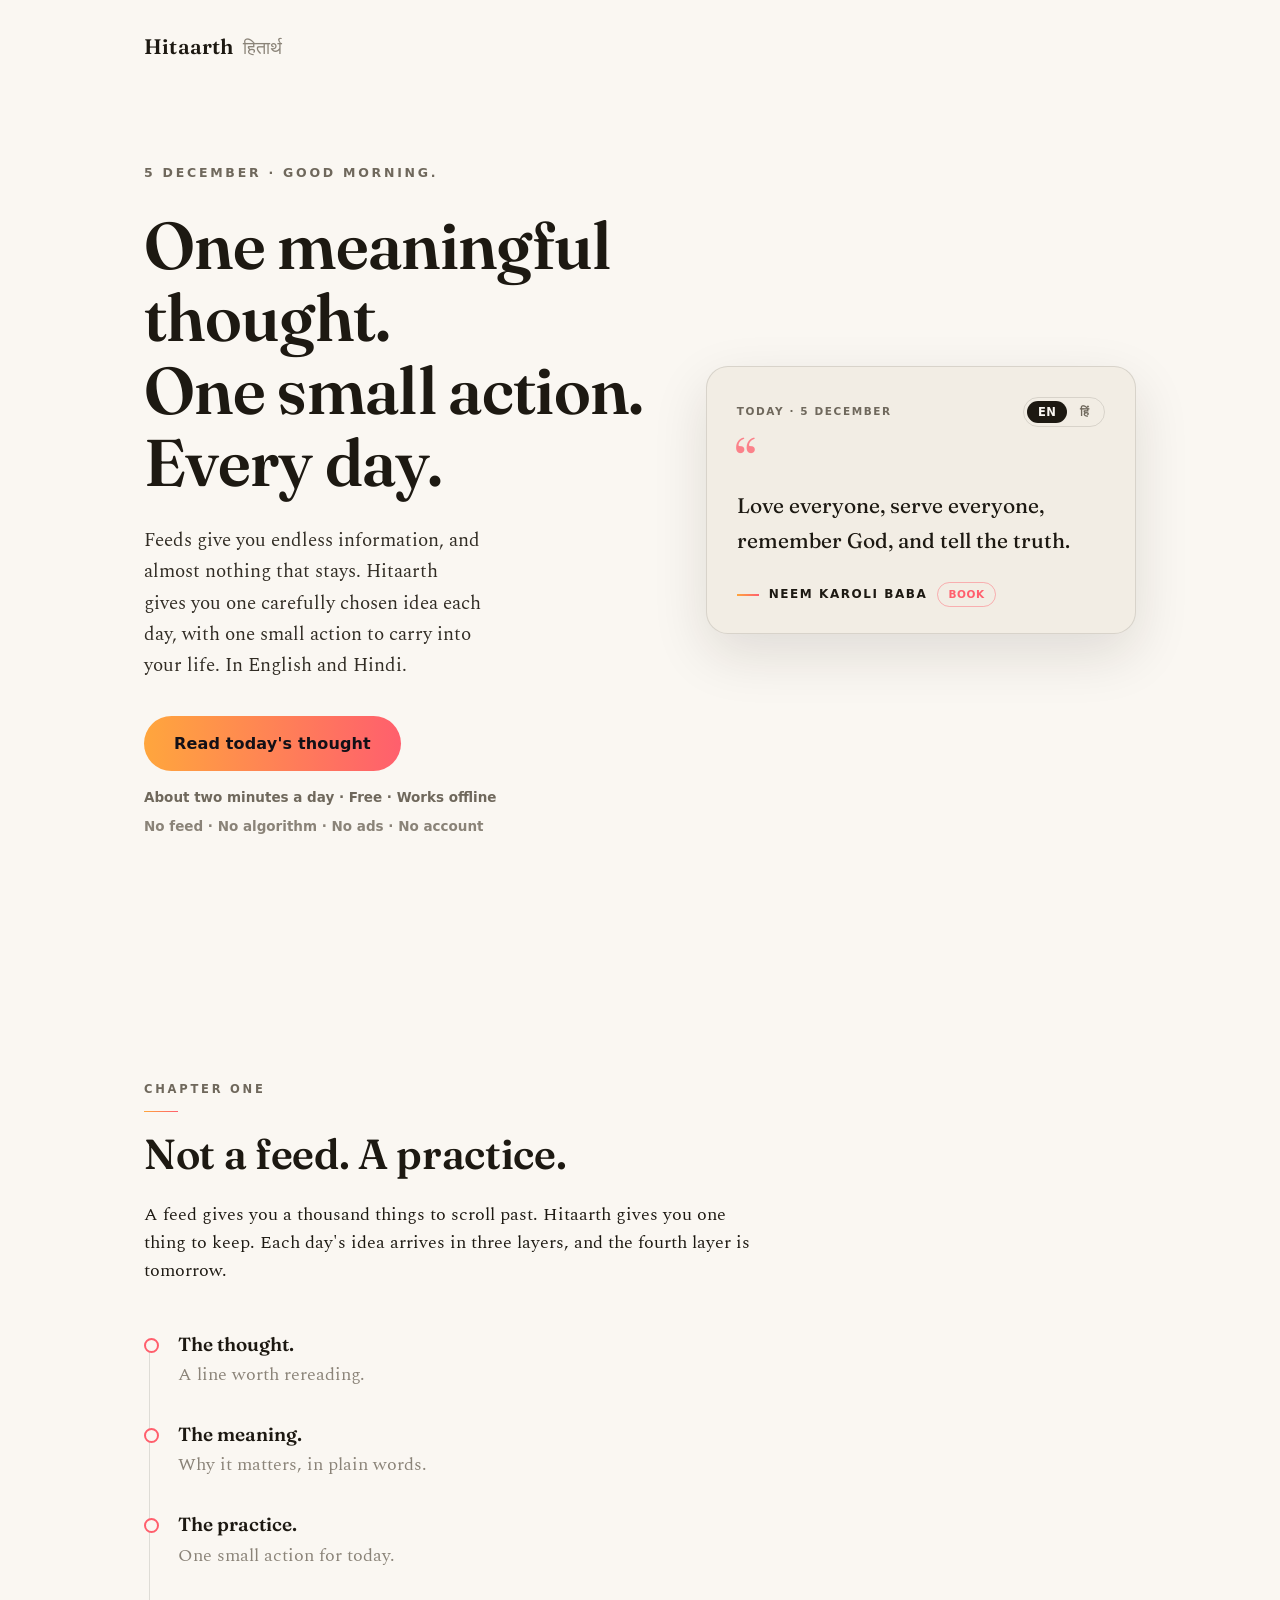
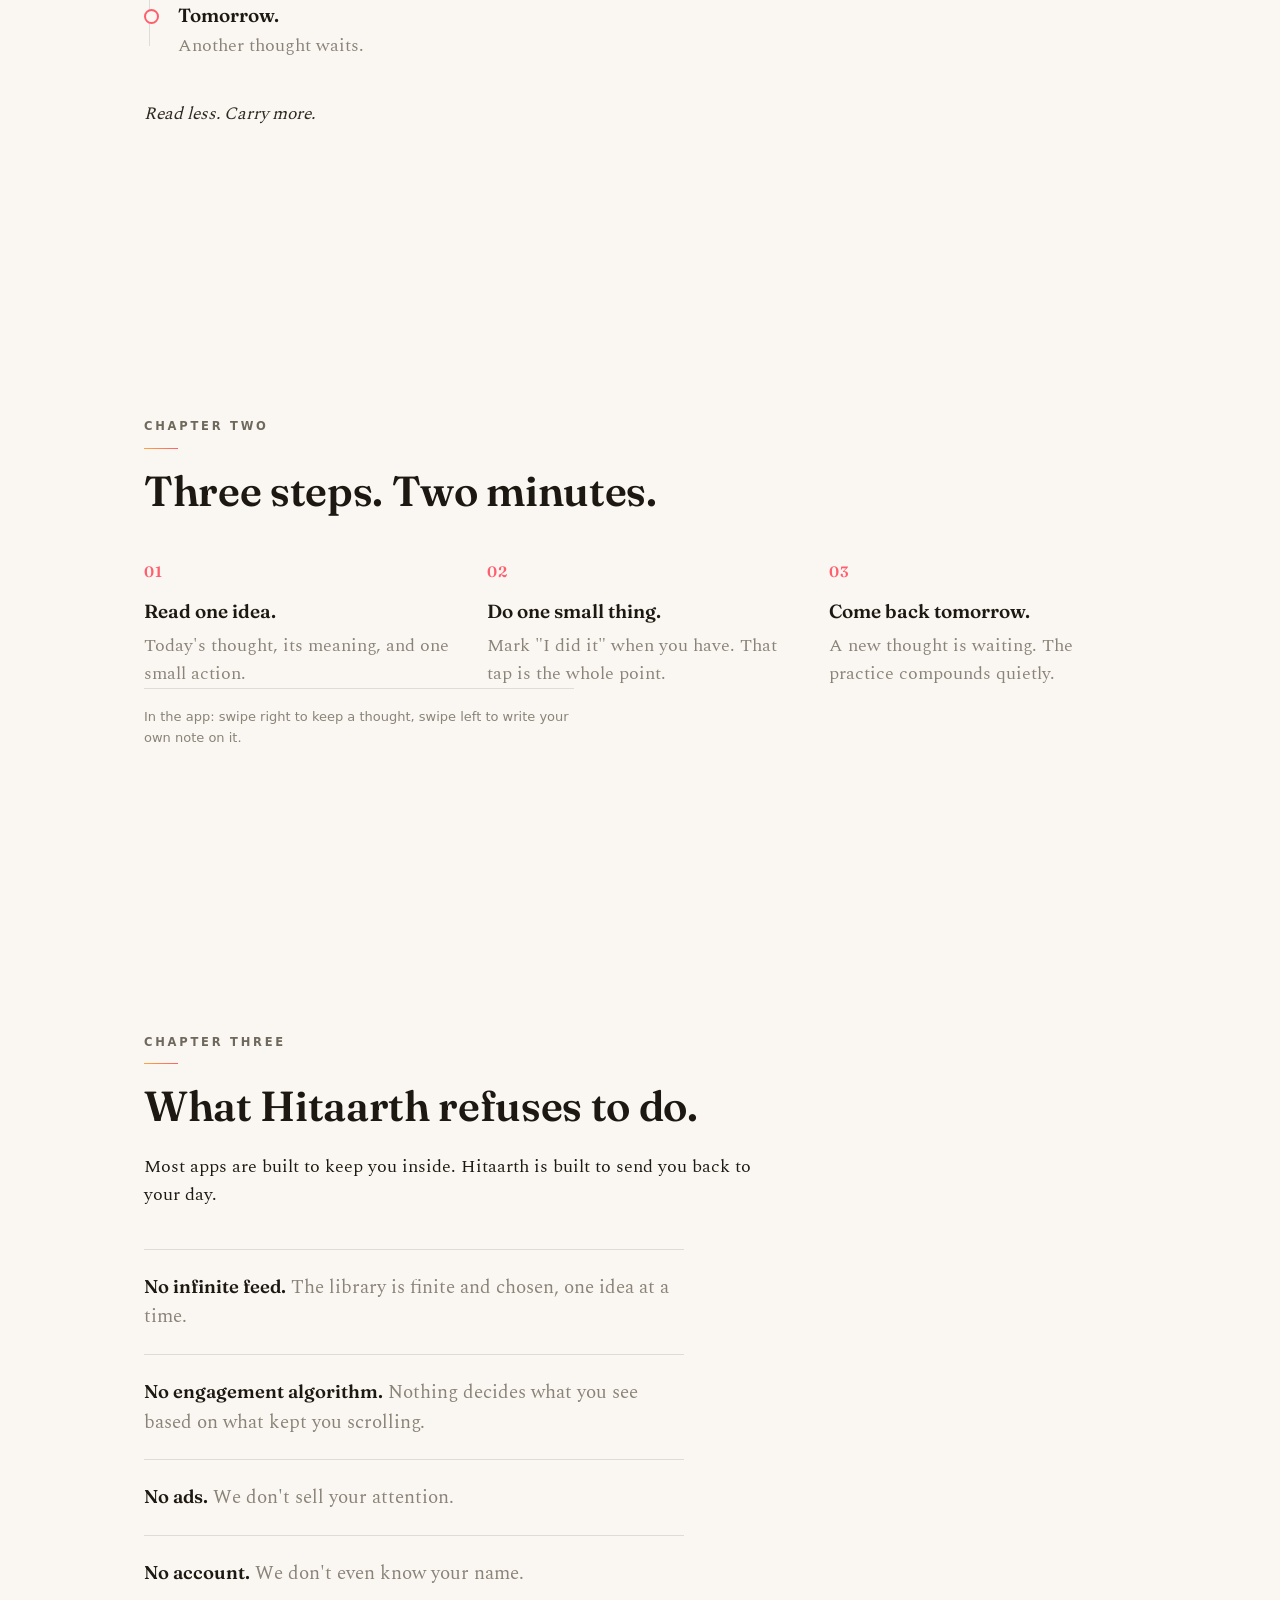
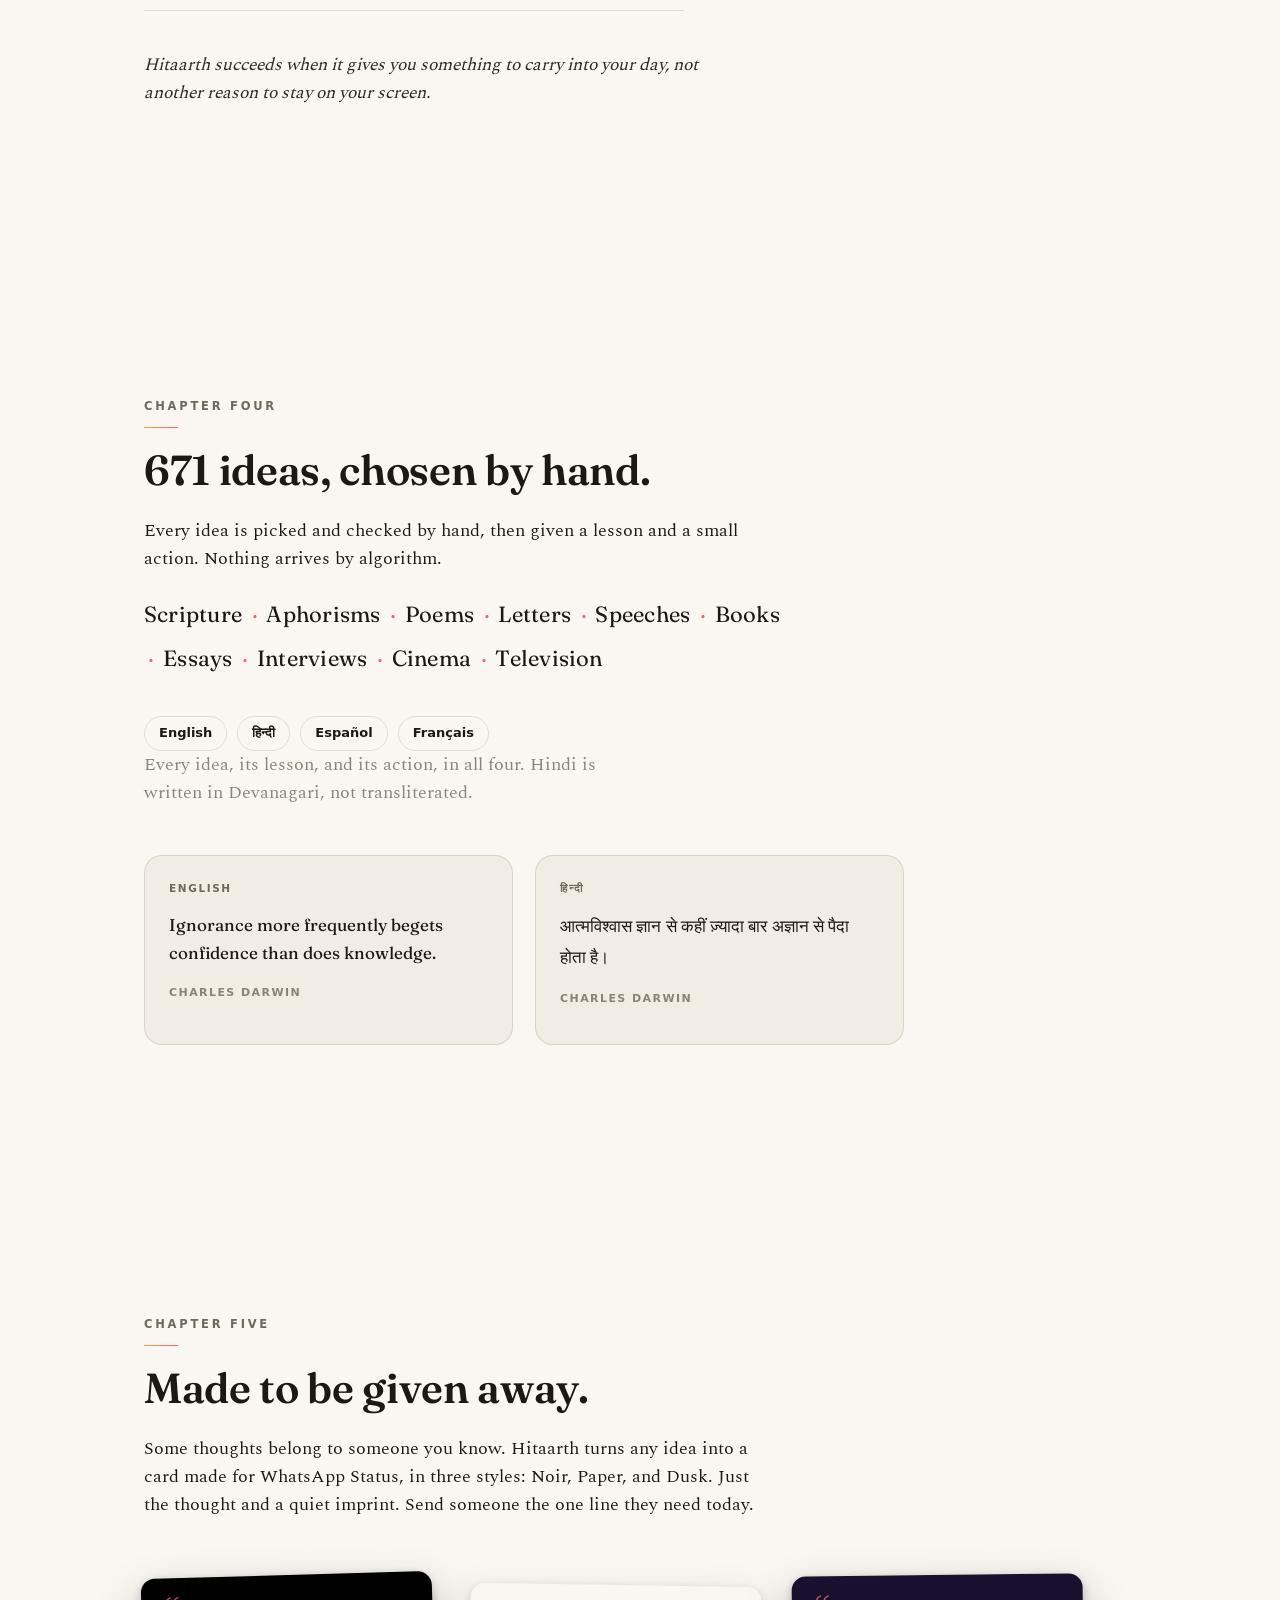
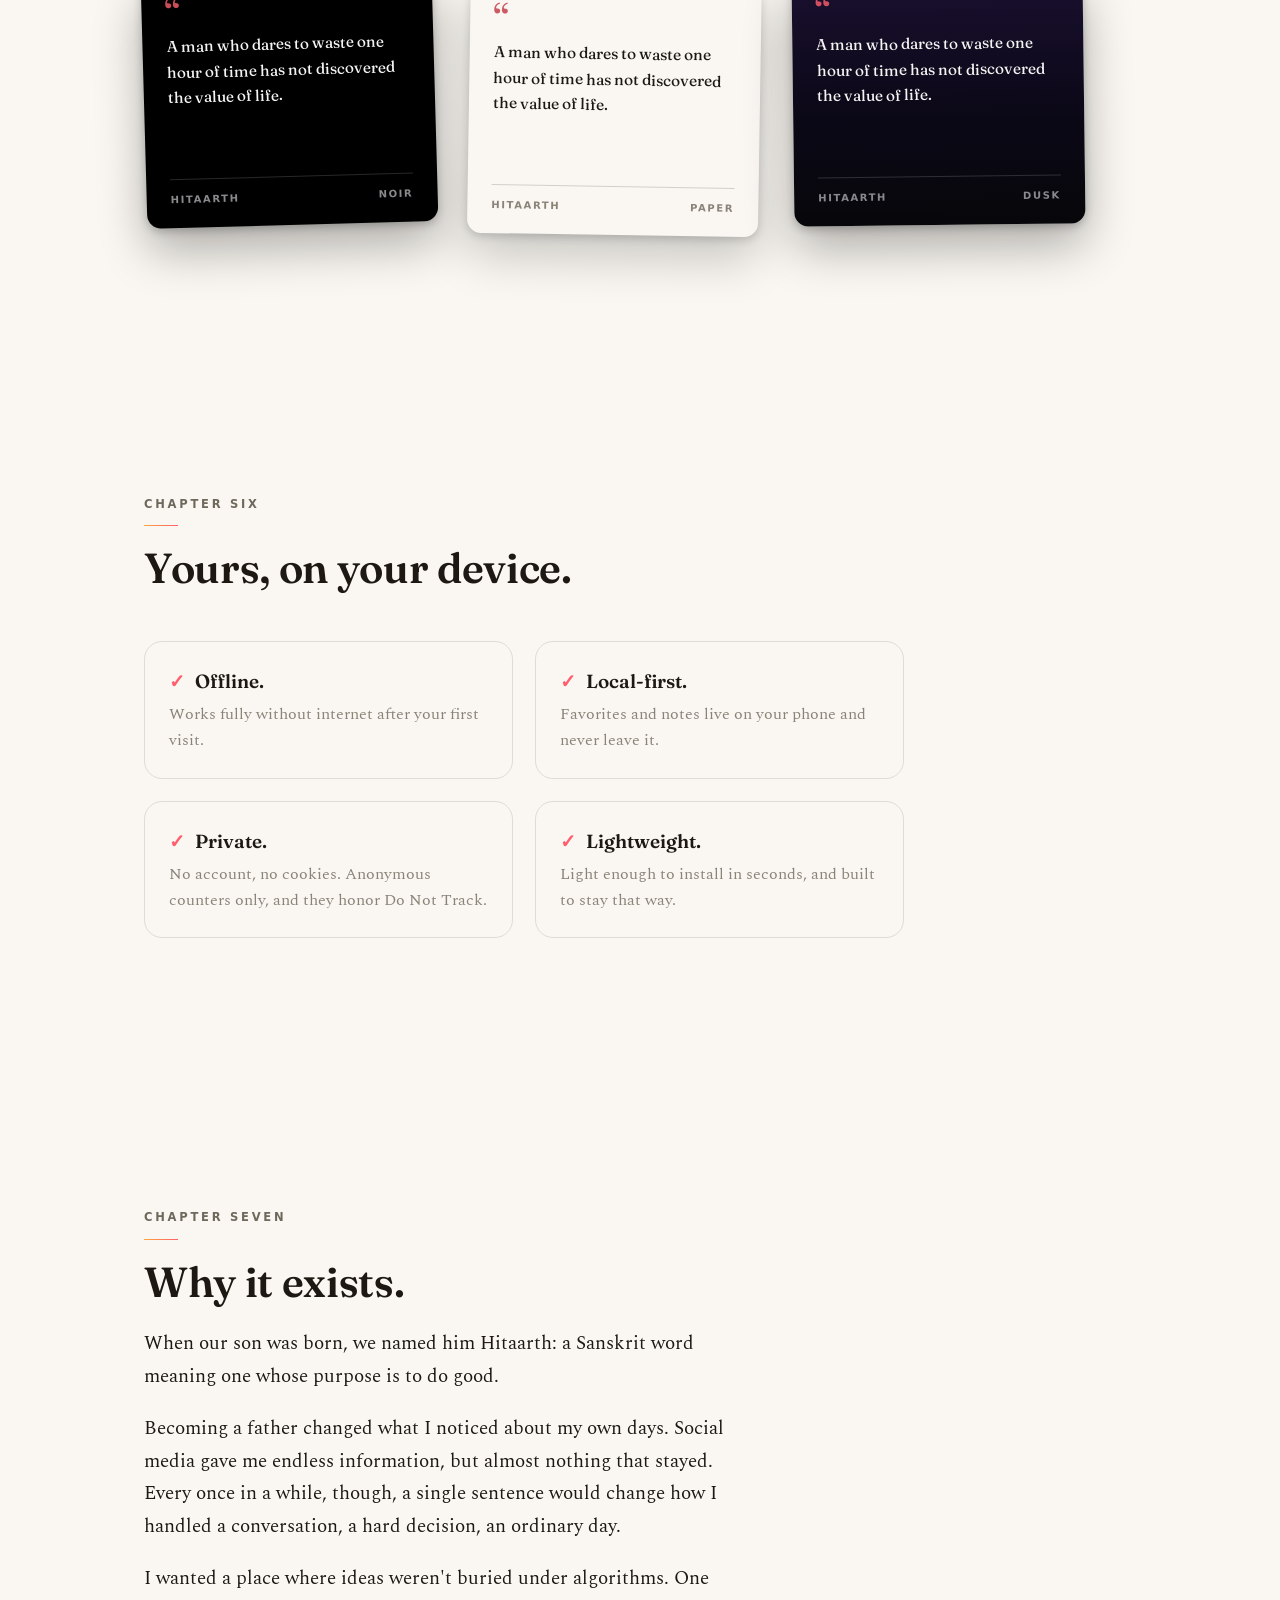
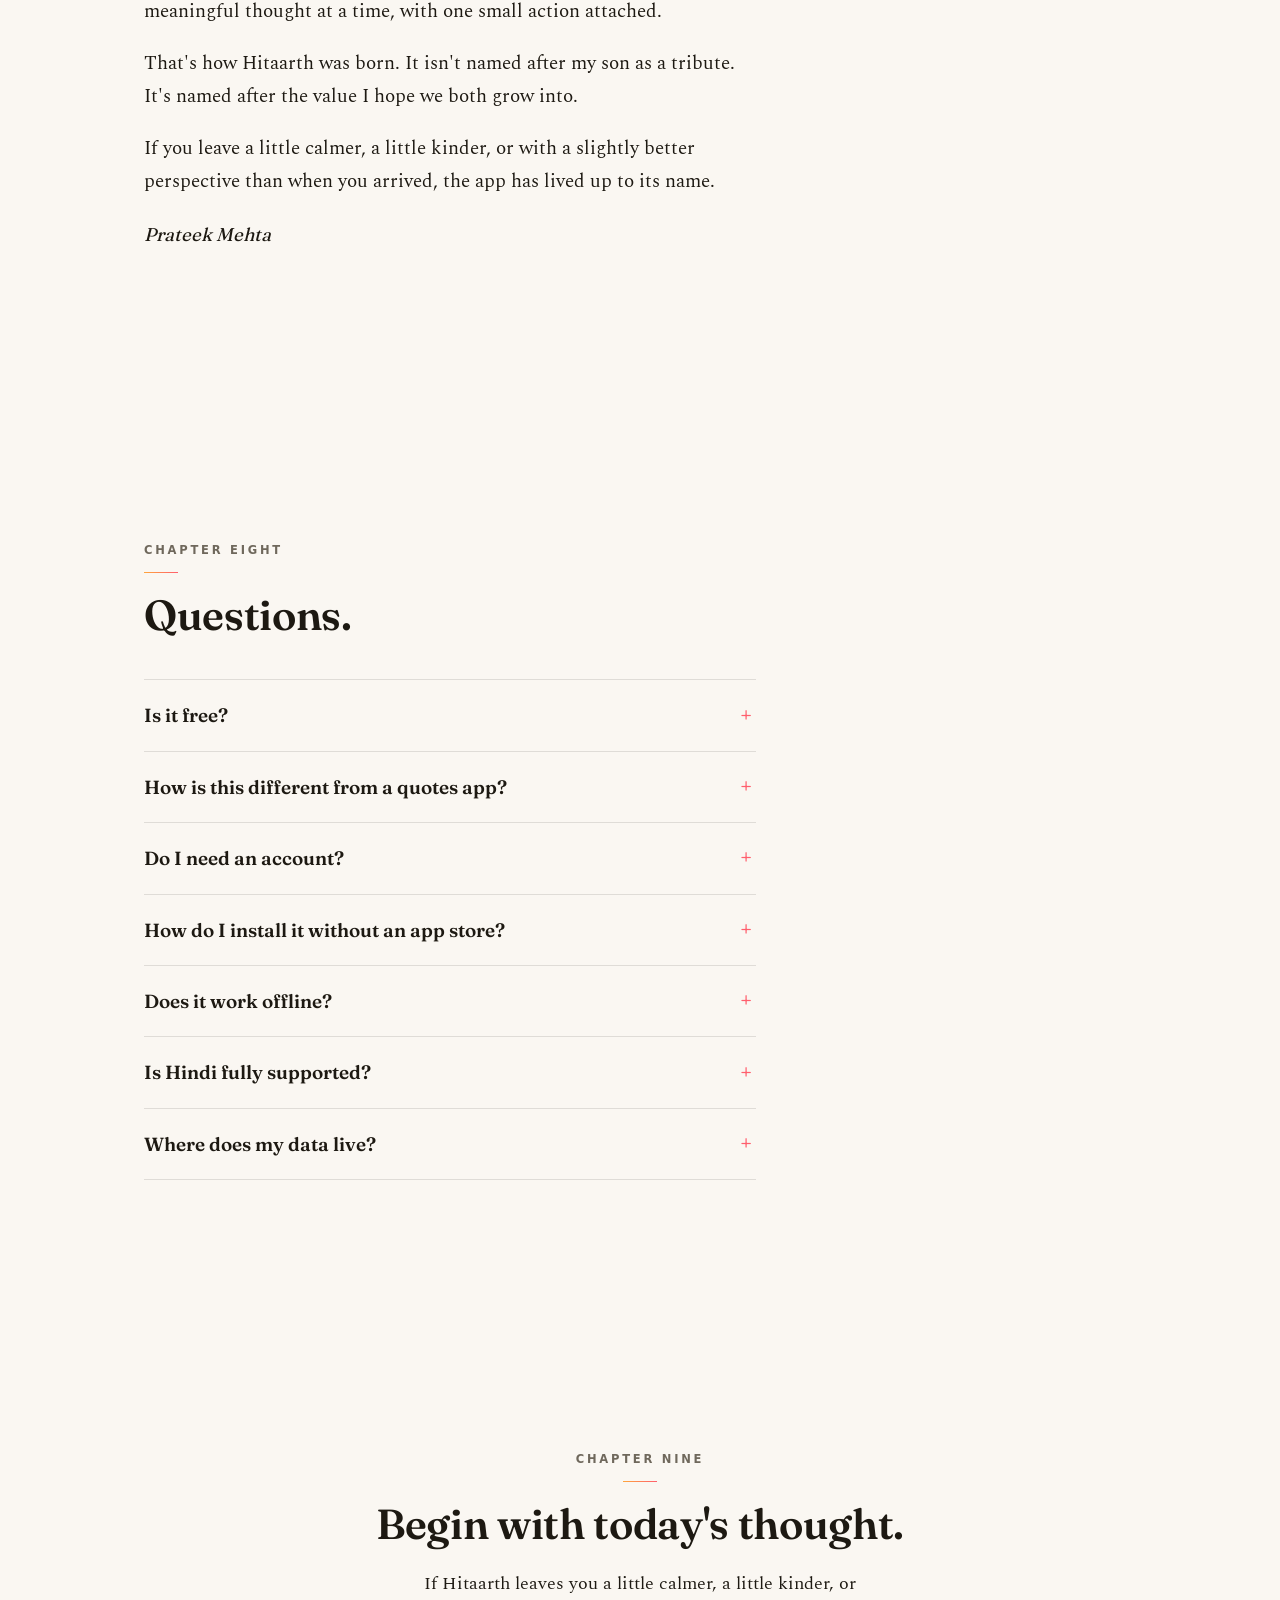
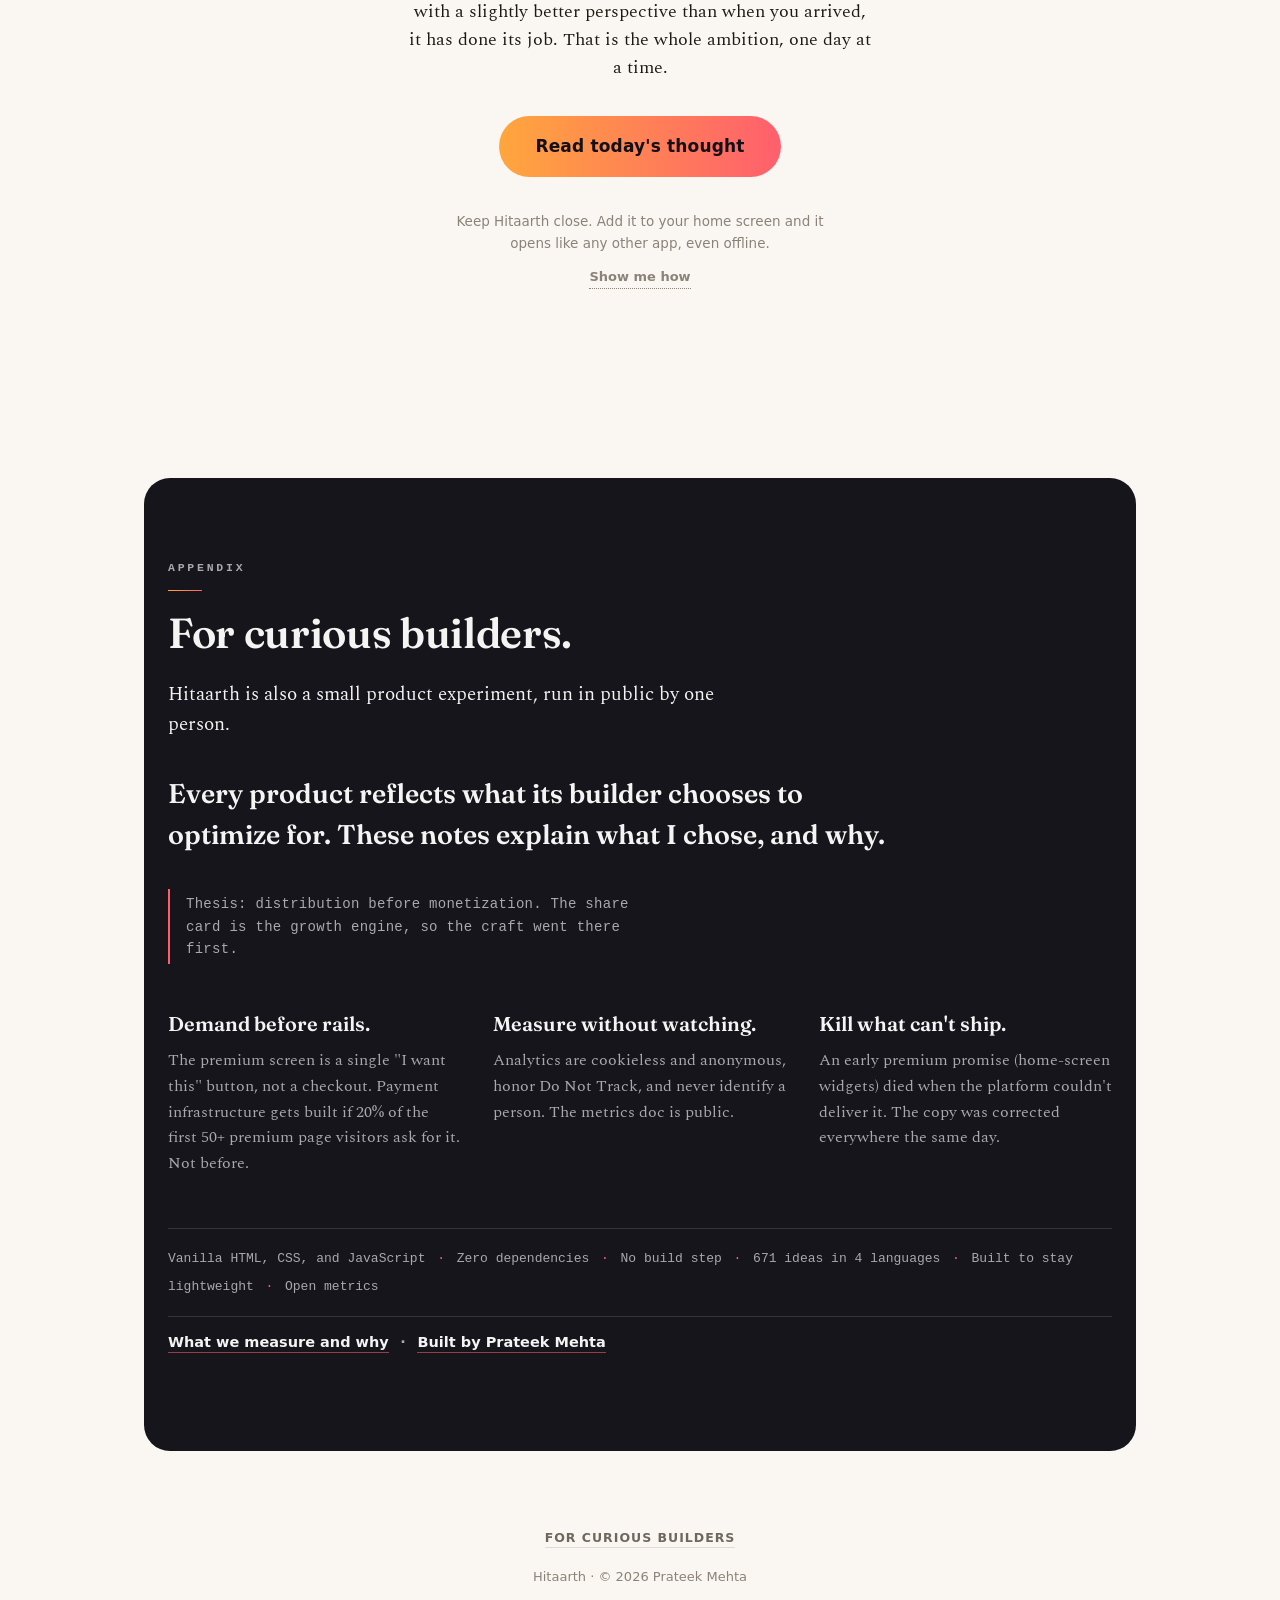
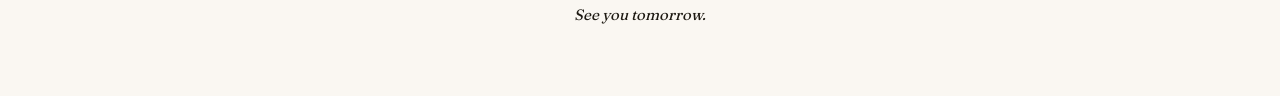
<file: index.html>
<!DOCTYPE html>
<html lang="en">
<head>
  <meta charset="UTF-8" />
  <meta name="viewport" content="width=device-width, initial-scale=1, maximum-scale=1, user-scalable=no, viewport-fit=cover" />
  <title>Hitaarth: one meaningful thought, one small action, every day</title>
  <meta name="description" content="One idea worth carrying into your day. A free daily reading practice in English and Hindi: one hand-picked thought, a lesson worth keeping, one small action. No ads, no account, works offline." />
  <link rel="canonical" href="https://the-awakening-quotes-app.vercel.app/" />
  <meta property="og:title" content="Hitaarth — one meaningful thought, one small action, every day" />
  <meta property="og:description" content="Read less. Carry more. One idea worth carrying into your day — a free daily reading practice in English and Hindi." />
  <meta property="og:type" content="website" />
  <meta property="og:url" content="https://the-awakening-quotes-app.vercel.app/" />
  <meta property="og:image" content="https://the-awakening-quotes-app.vercel.app/icons/og.png" />
  <meta name="twitter:card" content="summary_large_image" />
  <meta name="theme-color" content="#0a0a0e" />
  <meta name="theme-color" media="(prefers-color-scheme: light)" content="#FAF7F2" />
  <link rel="icon" href="/icons/icon-192.png" />
  <link rel="apple-touch-icon" href="/icons/apple-touch-icon.png" />
  <link rel="preload" href="/fonts/Fraunces.woff2" as="font" type="font/woff2" crossorigin />
  <link rel="preload" href="/fonts/Spectral-400.woff2" as="font" type="font/woff2" crossorigin />
  <script type="application/ld+json">
  {
    "@context": "https://schema.org",
    "@type": "WebApplication",
    "name": "Hitaarth",
    "url": "https://the-awakening-quotes-app.vercel.app/read/",
    "description": "One idea worth carrying into your day. A free daily reading practice in English and Hindi.",
    "applicationCategory": "LifestyleApplication",
    "operatingSystem": "Any",
    "offers": { "@type": "Offer", "price": "0", "priceCurrency": "INR" }
  }
  </script>
  <script type="application/ld+json">
  {
    "@context": "https://schema.org",
    "@type": "FAQPage",
    "mainEntity": [
      { "@type": "Question", "name": "Is it free?", "acceptedAnswer": { "@type": "Answer", "text": "Yes. The whole library, all four languages, offline use, share cards: everything you see today is free. A small set of extra themes and fonts may become paid later; the daily practice stays free either way." } },
      { "@type": "Question", "name": "How is this different from a quotes app?", "acceptedAnswer": { "@type": "Answer", "text": "A quotes app hands you an endless pile to scroll. Hitaarth gives you one hand-picked thought a day, with a lesson and one small action attached, then sends you back to your day. The library is finite, chosen by hand, and nothing is decided by an algorithm." } },
      { "@type": "Question", "name": "Do I need an account?", "acceptedAnswer": { "@type": "Answer", "text": "No. There is nothing to sign up for. Your favorites, notes, and streak live on your device." } },
      { "@type": "Question", "name": "How do I install it without an app store?", "acceptedAnswer": { "@type": "Answer", "text": "Hitaarth is a web app. Open it in your browser, then choose \"Add to Home Screen\" (iPhone: Share button; Android: Install app in the browser menu). It opens like any other app afterward." } },
      { "@type": "Question", "name": "Does it work offline?", "acceptedAnswer": { "@type": "Answer", "text": "Yes. After your first visit, everything works without internet, including Hindi." } },
      { "@type": "Question", "name": "Is Hindi fully supported?", "acceptedAnswer": { "@type": "Answer", "text": "Yes. Every idea, lesson, and action exists in Hindi in Devanagari script, alongside English, Spanish, and French." } },
      { "@type": "Question", "name": "Where does my data live?", "acceptedAnswer": { "@type": "Answer", "text": "On your phone. Notes and favorites are stored locally and never uploaded. The only thing we count is anonymous usage numbers, with no cookies, and we skip even that if your browser asks not to be tracked." } }
    ]
  }
  </script>
  <style>
    :root{
      --bg:#0a0a0e; --fg:#f4f4f2; --muted:#8a8a8e; --micro:#a8a8ad; --card:#15151b;
      --line:color-mix(in srgb, var(--fg) 12%, transparent);
      --bg-grad:radial-gradient(140% 90% at 50% -20%, #17171f 0%, #0a0a0e 52%, #07070a 100%);
      --accent1:#FFA63D; --accent2:#FF5F6D;
      --paper-bg:#FAF7F2; --paper-fg:#1D1912; --paper-muted:#6F685C; --paper-line:rgba(29,25,18,.14);
      --appendix-bg:var(--paper-bg); --appendix-fg:var(--paper-fg); --appendix-muted:var(--paper-muted); --appendix-line:var(--paper-line);
    }
    @media (prefers-color-scheme: light){
      :root{
        --bg:#FAF7F2; --fg:#1D1912; --muted:#8A8378; --micro:#6F685C; --card:#F2EDE4;
        --bg-grad:none;
        --appendix-bg:#15151b; --appendix-fg:#f4f4f2; --appendix-muted:#a8a8ad; --appendix-line:rgba(244,244,242,.14);
      }
    }
    @font-face{font-family:"Fraunces";src:url(/fonts/Fraunces.woff2) format("woff2");font-weight:400 700;font-display:swap}
    @font-face{font-family:"Spectral";src:url(/fonts/Spectral-400.woff2) format("woff2");font-weight:400;font-display:swap}
    @font-face{font-family:"Spectral";src:url(/fonts/Spectral-600.woff2) format("woff2");font-weight:600;font-display:swap}

    *{box-sizing:border-box}
    /* pinch/double-tap zoom locked (same as the app); no sideways scroll, ever */
    html,body{overflow-x:hidden;touch-action:pan-x pan-y}
    html{scroll-behavior:smooth}
    @media (prefers-reduced-motion: reduce){ html{scroll-behavior:auto} }
    body{
      margin:0;background:var(--bg);background-image:var(--bg-grad);background-attachment:fixed;color:var(--fg);
      font-family:"Spectral",Georgia,serif;font-weight:400;font-size:17.5px;line-height:1.6;
      -webkit-font-smoothing:antialiased;
    }
    a{color:inherit}
    .sans{font-family:-apple-system,system-ui,"Segoe UI",Roboto,sans-serif}
    .wrap{max-width:1040px;margin:0 auto;padding:0 24px}
    .prose{max-width:68ch}

    .skip{position:absolute;left:-9999px;top:0;z-index:20;padding:10px 16px;background:var(--fg);color:var(--bg);border-radius:0 0 10px 0;font-family:-apple-system,system-ui,"Segoe UI",Roboto,sans-serif;font-size:14px;font-weight:600}
    .skip:focus{left:0}

    /* ---------- top strip + sticky bar ---------- */
    .topstrip{display:flex;align-items:baseline;justify-content:space-between;flex-wrap:wrap;gap:8px 18px;padding:calc(30px + env(safe-area-inset-top, 0px)) 0 0}
    .wordmark{display:inline-flex;align-items:baseline;gap:9px;font-family:"Fraunces",Georgia,serif;font-weight:600;font-size:21px;letter-spacing:.01em;text-decoration:none}
    .wordmark .deva{font-size:.88em;color:var(--muted);font-weight:400}
    .builders-link{font-family:-apple-system,system-ui,"Segoe UI",Roboto,sans-serif;font-size:12.5px;font-weight:600;letter-spacing:.08em;text-transform:uppercase;color:var(--micro);text-decoration:none;border-bottom:1px solid var(--line);padding-bottom:2px}
    .builders-link:hover{color:var(--fg)}
    .stickybar{
      position:fixed;top:0;left:0;right:0;z-index:10;display:flex;align-items:center;justify-content:space-between;
      padding:10px 20px;padding-top:calc(10px + env(safe-area-inset-top, 0px));background:color-mix(in srgb, var(--bg) 78%, transparent);backdrop-filter:blur(12px);-webkit-backdrop-filter:blur(12px);
      border-bottom:1px solid var(--line);opacity:0;transform:translateY(-100%);transition:opacity .3s,transform .3s;pointer-events:none;
    }
    body.past-hero .stickybar{opacity:1;transform:none;pointer-events:auto}
    .stickybar .wordmark{font-size:17px}
    .btn-mini{font-family:-apple-system,system-ui,"Segoe UI",Roboto,sans-serif;font-size:13px;font-weight:700;text-decoration:none;color:#131017;
      background:linear-gradient(90deg,var(--accent1),var(--accent2));padding:8px 16px;border-radius:999px}

    /* ---------- hero ---------- */
    .hero{padding:11vh 0 12vh;display:grid;grid-template-columns:minmax(0,1.08fr) minmax(0,.92fr);gap:56px;align-items:center}
    @media (max-width:880px){ .hero{grid-template-columns:1fr;gap:44px;padding-top:8vh} }
    .quiet-line{min-height:1.2em;margin:0 0 26px;font-family:-apple-system,system-ui,"Segoe UI",Roboto,sans-serif;
      font-size:12.5px;font-weight:600;letter-spacing:.22em;text-transform:uppercase;color:var(--micro)}
    h1{margin:0;font-family:"Fraunces",Georgia,serif;font-weight:600;font-size:clamp(40px,6.4vw,66px);line-height:1.1;letter-spacing:-.01em;text-wrap:balance}
    .subline{margin:26px 0 0;font-size:19px;line-height:1.65;color:color-mix(in srgb, var(--fg) 82%, var(--muted));max-width:34ch}
    .cta-row{margin-top:34px}
    .btn{display:inline-block;font-family:-apple-system,system-ui,"Segoe UI",Roboto,sans-serif;font-size:16px;font-weight:700;letter-spacing:.01em;
      text-decoration:none;color:#131017;background:linear-gradient(90deg,var(--accent1),var(--accent2));
      padding:15px 30px;border-radius:999px;transition:transform .18s,box-shadow .18s}
    .btn:hover{transform:translateY(-1px);box-shadow:0 10px 34px color-mix(in srgb, var(--accent2) 26%, transparent)}
    .micro-line{margin:16px 0 0;font-family:-apple-system,system-ui,"Segoe UI",Roboto,sans-serif;font-size:13.5px;font-weight:600;color:var(--micro)}
    .refusal-line{margin-top:7px;color:var(--muted)}

    /* live card — mirrors the reader's anatomy */
    .live-card{background:var(--card);border:1px solid var(--line);border-radius:22px;padding:30px 30px 26px;
      box-shadow:0 24px 70px rgba(0,0,0,.28);max-width:430px;justify-self:center;width:100%}
    @media (prefers-color-scheme: light){ .live-card{box-shadow:0 20px 55px rgba(29,25,18,.12)} }
    .lc-top{display:flex;align-items:center;justify-content:space-between;gap:12px;margin-bottom:20px}
    .lc-label{font-family:-apple-system,system-ui,"Segoe UI",Roboto,sans-serif;font-size:10.5px;font-weight:800;letter-spacing:1.6px;text-transform:uppercase;color:var(--micro)}
    .lang-seg{display:inline-flex;gap:2px;border:1px solid var(--line);border-radius:999px;padding:3px}
    .lang-seg .lt{font-family:-apple-system,system-ui,"Segoe UI",Roboto,sans-serif;font-size:11.5px;font-weight:700;letter-spacing:.4px;
      color:var(--micro);background:none;border:none;border-radius:999px;padding:4px 11px;cursor:pointer;transition:color .2s,background .2s}
    .lang-seg .lt:hover{color:var(--fg)}
    .lang-seg .lt[aria-pressed="true"]{background:var(--fg);color:var(--bg)}
    html:not(.js) .lang-seg{display:none}
    .lc-qmark{font-family:"Fraunces",Georgia,serif;font-size:58px;line-height:.5;height:.5em;color:var(--accent2);opacity:.75;margin:0 0 12px -2px}
    .lc-text{font-family:"Fraunces",Georgia,serif;font-size:21px;line-height:1.68;font-weight:440;text-wrap:balance;max-width:32ch;margin:0}
    .lc-text + .lc-text{margin-top:1.05em}
    .lc-text[lang="hi"]{line-height:1.85;font-family:"Noto Serif Devanagari","Mangal","Nirmala UI",serif}
    .lc-meta{margin-top:24px;display:flex;align-items:center;gap:10px;flex-wrap:wrap}
    .lc-author{display:inline-flex;align-items:center;gap:10px;font-family:-apple-system,system-ui,"Segoe UI",Roboto,sans-serif;
      font-weight:700;font-size:12px;text-transform:uppercase;letter-spacing:.13em}
    .lc-author::before{content:"";width:22px;height:2px;flex:none;background:linear-gradient(90deg,var(--accent1),var(--accent2))}
    .lc-chip{font-family:-apple-system,system-ui,"Segoe UI",Roboto,sans-serif;font-size:10.5px;font-weight:700;letter-spacing:.6px;text-transform:uppercase;
      color:var(--accent2);border:1px solid color-mix(in srgb, var(--accent2) 45%, transparent);border-radius:999px;padding:3px 10px;white-space:nowrap}
    /* quiet skeleton — default state until the fetch lands; stays if it never does */
    .sk{border-radius:6px;background:color-mix(in srgb, var(--fg) 9%, transparent)}
    .lc-skeleton .sk-line{height:17px;margin-bottom:12px}
    .lc-skeleton .sk-line:nth-child(1){width:92%} .lc-skeleton .sk-line:nth-child(2){width:84%} .lc-skeleton .sk-line:nth-child(3){width:58%}
    .lc-skeleton .sk-by{height:11px;width:38%;margin-top:24px}

    /* ---------- chapters ---------- */
    .ch{padding:15vh 0}
    .kicker{display:block;font-family:-apple-system,system-ui,"Segoe UI",Roboto,sans-serif;font-size:11.5px;font-weight:800;
      letter-spacing:.24em;text-transform:uppercase;color:var(--micro);margin-bottom:18px}
    .kicker::after{content:"";display:block;width:34px;height:1px;background:linear-gradient(90deg,var(--accent1),var(--accent2));margin-top:12px}
    h2{margin:0 0 22px;font-family:"Fraunces",Georgia,serif;font-weight:600;font-size:clamp(28px,4vw,42px);line-height:1.16;letter-spacing:-.008em;text-wrap:balance}
    .ch p{margin:0 0 1.1em}
    .closing{font-style:italic;color:color-mix(in srgb, var(--fg) 84%, var(--muted))}

    /* rhythm rail (ch 1) */
    .rail{list-style:none;margin:44px 0 0;padding:0;position:relative;max-width:52ch}
    .rail::before{content:"";position:absolute;left:5px;top:14px;bottom:14px;width:1px;background:var(--line)}
    .rail li{position:relative;padding:0 0 30px 34px}
    .rail li:last-child{padding-bottom:0}
    .rail li::before{content:"";position:absolute;left:0;top:9px;width:11px;height:11px;border-radius:50%;
      border:2px solid var(--accent2);background:var(--bg)}
    .rail strong{font-family:"Fraunces",Georgia,serif;font-weight:600;font-size:19px;display:block;margin-bottom:2px}
    .rail span{color:var(--muted)}

    /* steps (ch 2) */
    .steps{list-style:none;counter-reset:step;margin:44px 0 0;padding:0;display:grid;grid-template-columns:repeat(3,1fr);gap:36px}
    @media (max-width:760px){ .steps{grid-template-columns:1fr;gap:28px} }
    .steps li{counter-increment:step}
    .steps li::before{content:counter(step, decimal-leading-zero);display:block;font-family:"Fraunces",Georgia,serif;
      font-size:15px;font-weight:600;color:var(--accent2);margin-bottom:12px;letter-spacing:.06em}
    .steps strong{font-family:"Fraunces",Georgia,serif;font-weight:600;font-size:19px;display:block;margin-bottom:6px}
    .steps p{color:var(--muted);margin:0}
    .gesture-strip{margin-top:44px;font-family:-apple-system,system-ui,"Segoe UI",Roboto,sans-serif;font-size:13px;color:var(--muted);
      border-top:1px solid var(--line);padding-top:18px;max-width:52ch}

    /* refusals (ch 3) */
    .refusals{list-style:none;margin:40px 0;padding:0;max-width:60ch}
    .refusals li{padding:22px 0;border-bottom:1px solid var(--line);font-size:18.5px;line-height:1.6}
    .refusals li:first-child{border-top:1px solid var(--line)}
    .refusals strong{font-family:"Fraunces",Georgia,serif;font-weight:600}
    .refusals span{color:var(--muted)}

    /* library (ch 4) */
    .source-rail{margin:40px 0 0;font-family:"Fraunces",Georgia,serif;font-size:clamp(17px,2.4vw,22px);line-height:2;letter-spacing:.01em;max-width:46ch}
    .source-rail .dot{color:var(--accent2);padding:0 .2em}
    .lang-badges{display:flex;gap:10px;flex-wrap:wrap;margin-top:36px}
    .lang-badge{font-family:-apple-system,system-ui,"Segoe UI",Roboto,sans-serif;font-size:13px;font-weight:600;
      border:1px solid var(--line);border-radius:999px;padding:6px 14px}
    .lang-line{margin-top:14px;max-width:52ch;color:var(--muted)}
    .pair{display:grid;grid-template-columns:1fr 1fr;gap:22px;margin-top:48px;max-width:760px}
    @media (max-width:700px){ .pair{grid-template-columns:1fr} }
    .mini-card{background:var(--card);border:1px solid var(--line);border-radius:18px;padding:24px;min-height:190px}
    .mini-card .lc-label{display:block;margin-bottom:14px}
    .mini-card .mtext{font-family:"Fraunces",Georgia,serif;font-size:17px;line-height:1.68;font-weight:440;margin:0}
    .mini-card .mtext[lang="hi"]{line-height:1.85;font-family:"Noto Serif Devanagari","Mangal","Nirmala UI",serif}
    .mini-card .mauthor{margin-top:16px;font-family:-apple-system,system-ui,"Segoe UI",Roboto,sans-serif;font-size:11px;font-weight:700;
      text-transform:uppercase;letter-spacing:.13em;color:var(--muted)}
    .mini-card .sk-line{height:14px;margin-bottom:10px}
    .mini-card .sk-line:nth-child(2){width:88%} .mini-card .sk-line:nth-child(3){width:64%}

    /* postcards (ch 5) */
    .postcards{display:grid;grid-template-columns:repeat(3,1fr);gap:34px;margin-top:56px;max-width:940px}
    @media (max-width:820px){ .postcards{grid-template-columns:1fr;max-width:400px} }
    .postcard{border-radius:14px;padding:26px 24px 20px;min-height:250px;display:flex;flex-direction:column;
      box-shadow:0 3px 8px rgba(0,0,0,.22), 0 22px 48px rgba(0,0,0,.3)}
    .postcard:nth-child(1){transform:rotate(-1.6deg)}
    .postcard:nth-child(2){transform:rotate(.9deg) translateY(10px)}
    .postcard:nth-child(3){transform:rotate(-.7deg)}
    .pc-noir{background:#000;color:#F4F4F2}
    .pc-paper{background:#FAF7F2;color:#1D1912;box-shadow:0 3px 8px rgba(0,0,0,.16), 0 22px 48px rgba(0,0,0,.2)}
    .pc-dusk{background:linear-gradient(180deg,#1A1030 0%,#0B0817 55%,#07070A 100%);color:#F4F4F2}
    .pc-qmark{font-family:"Fraunces",Georgia,serif;font-size:40px;line-height:.5;height:.5em;margin:0 0 10px -1px;opacity:.8}
    .pc-noir .pc-qmark,.pc-dusk .pc-qmark{color:#FF5F6D}
    .pc-paper .pc-qmark{color:#C13440}
    .pc-text{font-family:"Fraunces",Georgia,serif;font-size:15.5px;line-height:1.66;font-weight:440;margin:0;flex:1;
      display:-webkit-box;-webkit-line-clamp:5;-webkit-box-orient:vertical;overflow:hidden}
    .pc-imprint{margin-top:20px;padding-top:12px;font-family:-apple-system,system-ui,"Segoe UI",Roboto,sans-serif;
      font-size:10px;font-weight:700;letter-spacing:1.6px;text-transform:uppercase;display:flex;justify-content:space-between;align-items:baseline}
    .pc-noir .pc-imprint,.pc-dusk .pc-imprint{border-top:1px solid rgba(244,244,242,.16);color:#8a8a8e}
    .pc-paper .pc-imprint{border-top:1px solid rgba(29,25,18,.18);color:#8A8378}
    .postcard .sk{background:rgba(128,128,128,.22)}
    .postcard .sk-line{height:13px;margin-bottom:9px}

    /* stamps (ch 6) */
    .stamps{display:grid;grid-template-columns:1fr 1fr;gap:22px;margin-top:48px;max-width:760px}
    @media (max-width:640px){ .stamps{grid-template-columns:1fr} }
    .stamp{border:1px solid var(--line);border-radius:18px;padding:24px}
    .stamp strong{font-family:"Fraunces",Georgia,serif;font-weight:600;font-size:19px;display:block;margin-bottom:6px}
    .stamp strong::before{content:"✓";color:var(--accent2);margin-right:10px}
    .stamp p{margin:0;color:var(--muted);font-size:16px}

    /* origin (ch 7) */
    .origin p{font-size:18.5px;line-height:1.75}
    .signature{margin-top:34px;font-family:"Fraunces",Georgia,serif;font-style:italic;font-size:19px}

    /* faq (ch 8) */
    .faq{margin-top:40px;max-width:68ch}
    .faq details{border-bottom:1px solid var(--line)}
    .faq details:first-child{border-top:1px solid var(--line)}
    .faq summary{cursor:pointer;list-style:none;padding:20px 34px 20px 0;position:relative;
      font-family:"Fraunces",Georgia,serif;font-weight:600;font-size:19px}
    .faq summary::-webkit-details-marker{display:none}
    .faq summary::after{content:"+";position:absolute;right:4px;top:50%;transform:translateY(-50%);
      font-family:"Fraunces",Georgia,serif;font-size:22px;color:var(--accent2);transition:transform .2s}
    .faq details[open] summary::after{transform:translateY(-50%) rotate(45deg)}
    .faq details p{margin:0;padding:0 0 22px;color:color-mix(in srgb, var(--fg) 80%, var(--muted));max-width:60ch}
    .faq summary:focus-visible{outline:2px solid var(--accent1);outline-offset:3px;border-radius:4px}

    /* begin (ch 9) */
    .begin{text-align:center}
    .begin .kicker{margin-left:auto;margin-right:auto}
    .begin .kicker::after{margin-left:auto;margin-right:auto}
    .begin p{margin-left:auto;margin-right:auto}
    .begin .prose{max-width:52ch}
    .begin .btn{font-size:17px;padding:17px 36px}
    /* .begin prefix: must out-rank the generic .ch p margin rule, or the gap silently collapses */
    .begin .install-nudge{margin:34px auto 0;font-family:-apple-system,system-ui,"Segoe UI",Roboto,sans-serif;font-size:13.5px;color:var(--muted);max-width:44ch !important}
    .install-how{margin:12px auto 0;max-width:46ch;font-family:-apple-system,system-ui,"Segoe UI",Roboto,sans-serif;font-size:13px;color:var(--muted)}
    .install-how summary{cursor:pointer;list-style:none;display:inline-block;font-weight:600;border-bottom:1px dotted var(--muted);padding-bottom:1px}
    .install-how summary::-webkit-details-marker{display:none}
    .install-how summary:hover{color:var(--fg);border-bottom-color:var(--fg)}
    .install-how p{margin:12px 0 0;line-height:1.7}

    /* appendix */
    .appendix{background:var(--appendix-bg);color:var(--appendix-fg);border-radius:26px;padding:9vh 0;margin:6vh 0 0}
    .appendix .kicker{font-family:ui-monospace,"Cascadia Mono",Consolas,monospace;color:var(--appendix-muted)}
    .appendix h2,.appendix h3{color:var(--appendix-fg)}
    .appendix h3{font-family:"Fraunces",Georgia,serif;font-weight:600;font-size:20px;margin:0 0 8px}
    .appendix .lead{font-size:19px;max-width:60ch}
    .appendix .why{font-family:"Fraunces",Georgia,serif;font-size:clamp(21px,2.8vw,27px);line-height:1.5;font-weight:600;
      max-width:52ch;margin:34px 0;text-wrap:balance}
    .appendix .thesis{font-family:ui-monospace,"Cascadia Mono",Consolas,monospace;font-size:14px;letter-spacing:.02em;
      color:var(--appendix-muted);border-left:2px solid var(--accent2);padding:4px 0 4px 16px;max-width:56ch;margin:0 0 44px}
    .decisions{display:grid;grid-template-columns:repeat(3,1fr);gap:32px;margin:0 0 52px}
    @media (max-width:820px){ .decisions{grid-template-columns:1fr} }
    .decisions p{margin:0;color:var(--appendix-muted);font-size:16px;line-height:1.6}
    .facts{font-family:ui-monospace,"Cascadia Mono",Consolas,monospace;font-size:13px;line-height:2.1;color:var(--appendix-muted);
      border-top:1px solid var(--appendix-line);border-bottom:1px solid var(--appendix-line);padding:16px 0;margin-bottom:40px}
    .facts .dot{color:var(--accent2);padding:0 .3em}
    .appendix-links{font-family:-apple-system,system-ui,"Segoe UI",Roboto,sans-serif;font-size:14.5px;font-weight:600}
    .appendix-links a{color:var(--appendix-fg);text-decoration:none;border-bottom:1px solid color-mix(in srgb, var(--accent2) 55%, transparent);padding-bottom:2px}
    .appendix-links a:hover{color:var(--accent2)}
    .appendix-links span{color:var(--appendix-muted);padding:0 .45em}

    footer{padding:64px 0 54px;text-align:center;font-family:-apple-system,system-ui,"Segoe UI",Roboto,sans-serif;
      font-size:13px;color:var(--muted)}
    footer .fm{font-family:"Fraunces",Georgia,serif;font-style:italic;font-size:15px;color:var(--fg)}

    :focus-visible{outline:2px solid var(--accent1);outline-offset:3px}

    /* reveals — JS-gated (html.js.anim), reduced-motion never gets them, no content hidden without JS */
    @media (prefers-reduced-motion: no-preference){
      html.js.anim .ch, html.js.anim .hero > *{opacity:0;filter:blur(7px);transition:opacity .38s ease,filter .38s ease}
      html.js.anim .ch.in, html.js.anim .hero > .in{opacity:1;filter:none}
      html.js.anim .hero > :nth-child(2){transition-delay:.08s}
      html.js.anim .hero > :nth-child(3){transition-delay:.16s}
      html.js.anim .rail li{opacity:0;transition:opacity .4s ease}
      html.js.anim .ch.in .rail li{opacity:1}
      html.js.anim .ch.in .rail li:nth-child(2){transition-delay:.18s}
      html.js.anim .ch.in .rail li:nth-child(3){transition-delay:.36s}
      html.js.anim .ch.in .rail li:nth-child(4){transition-delay:.54s}
    }
  </style>
</head>
<body>
  <a class="skip" href="#ctaHero">Skip to today's thought</a>

  <div class="stickybar" aria-hidden="false">
    <span class="wordmark">Hitaarth <span class="deva" lang="hi">हितार्थ</span></span>
    <a class="btn-mini" href="/read/?s=landing" data-track="land-cta-hero">Read today's thought</a>
  </div>

  <div class="wrap">
    <header class="topstrip">
      <span class="wordmark">Hitaarth <span class="deva" lang="hi">हितार्थ</span></span>
    </header>

    <main id="main">
      <!-- COVER -->
      <section class="hero" aria-label="Hitaarth">
        <div>
          <p class="quiet-line" id="quietLine"></p>
          <h1>One meaningful thought.<br />One small action.<br />Every day.</h1>
          <p class="subline">Feeds give you endless information, and almost nothing that stays. Hitaarth gives you one carefully chosen idea each day, with one small action to carry into your life. In English and Hindi.</p>
          <div class="cta-row">
            <a class="btn" id="ctaHero" href="/read/?s=landing" data-track="land-cta-hero">Read today's thought</a>
            <p class="micro-line">About two minutes a day · Free · Works offline</p>
            <p class="micro-line refusal-line">No feed · No algorithm · No ads · No account</p>
          </div>
        </div>
        <div class="live-card" id="liveCard">
          <div class="lc-top">
            <span class="lc-label">Today · <span id="lcDate"></span></span>
            <div class="lang-seg" id="langSeg" role="group" aria-label="Language for today's thought">
              <button type="button" class="lt" data-lt="en" aria-pressed="true">EN</button>
              <button type="button" class="lt" data-lt="hi" aria-pressed="false" lang="hi">हिं</button>
            </div>
          </div>
          <div class="lc-qmark" aria-hidden="true">&#8220;</div>
          <div id="lcBody" class="lc-skeleton" aria-live="polite">
            <div class="sk sk-line"></div><div class="sk sk-line"></div><div class="sk sk-line"></div>
            <div class="sk sk-by"></div>
          </div>
        </div>
      </section>

      <!-- CHAPTER 1 -->
      <section class="ch" aria-labelledby="c1h">
        <span class="kicker">Chapter one</span>
        <h2 id="c1h">Not a feed. A practice.</h2>
        <p class="prose">A feed gives you a thousand things to scroll past. Hitaarth gives you one thing to keep. Each day's idea arrives in three layers, and the fourth layer is tomorrow.</p>
        <ol class="rail">
          <li><strong>The thought.</strong> <span>A line worth rereading.</span></li>
          <li><strong>The meaning.</strong> <span>Why it matters, in plain words.</span></li>
          <li><strong>The practice.</strong> <span>One small action for today.</span></li>
          <li><strong>Tomorrow.</strong> <span>Another thought waits.</span></li>
        </ol>
        <p class="closing" style="margin-top:40px">Read less. Carry more.</p>
      </section>

      <!-- CHAPTER 2 -->
      <section class="ch" aria-labelledby="c2h">
        <span class="kicker">Chapter two</span>
        <h2 id="c2h">Three steps. Two minutes.</h2>
        <ol class="steps">
          <li><strong>Read one idea.</strong><p>Today's thought, its meaning, and one small action.</p></li>
          <li><strong>Do one small thing.</strong><p>Mark "I did it" when you have. That tap is the whole point.</p></li>
          <li><strong>Come back tomorrow.</strong><p>A new thought is waiting. The practice compounds quietly.</p></li>
        </ol>
        <p class="gesture-strip">In the app: swipe right to keep a thought, swipe left to write your own note on it.</p>
      </section>

      <!-- CHAPTER 3 -->
      <section class="ch" aria-labelledby="c3h">
        <span class="kicker">Chapter three</span>
        <h2 id="c3h">What Hitaarth refuses to do.</h2>
        <p class="prose">Most apps are built to keep you inside. Hitaarth is built to send you back to your day.</p>
        <ul class="refusals">
          <li><strong>No infinite feed.</strong> <span>The library is finite and chosen, one idea at a time.</span></li>
          <li><strong>No engagement algorithm.</strong> <span>Nothing decides what you see based on what kept you scrolling.</span></li>
          <li><strong>No ads.</strong> <span>We don't sell your attention.</span></li>
          <li><strong>No account.</strong> <span>We don't even know your name.</span></li>
        </ul>
        <p class="closing prose">Hitaarth succeeds when it gives you something to carry into your day, not another reason to stay on your screen.</p>
      </section>

      <!-- CHAPTER 4 -->
      <section class="ch" aria-labelledby="c4h" id="library">
        <span class="kicker">Chapter four</span>
        <h2 id="c4h"><span data-qcount>569</span> ideas, chosen by hand.</h2>
        <p class="prose">Every idea is picked and checked by hand, then given a lesson and a small action. Nothing arrives by algorithm.</p>
        <p class="source-rail" aria-label="Sources">Scripture <span class="dot">·</span> Aphorisms <span class="dot">·</span> Poems <span class="dot">·</span> Letters <span class="dot">·</span> Speeches <span class="dot">·</span> Books <span class="dot">·</span> Essays <span class="dot">·</span> Interviews <span class="dot">·</span> Cinema <span class="dot">·</span> Television</p>
        <div class="lang-badges" aria-label="Languages">
          <span class="lang-badge">English</span>
          <span class="lang-badge" lang="hi">हिन्दी</span>
          <span class="lang-badge">Español</span>
          <span class="lang-badge">Français</span>
        </div>
        <p class="lang-line">Every idea, its lesson, and its action, in all four. Hindi is written in Devanagari, not transliterated.</p>
        <div class="pair" id="pair">
          <div class="mini-card">
            <span class="lc-label">English</span>
            <div class="m-body"><div class="sk sk-line"></div><div class="sk sk-line"></div><div class="sk sk-line"></div></div>
          </div>
          <div class="mini-card">
            <span class="lc-label" lang="hi">हिन्दी</span>
            <div class="m-body"><div class="sk sk-line"></div><div class="sk sk-line"></div><div class="sk sk-line"></div></div>
          </div>
        </div>
      </section>

      <!-- CHAPTER 5 -->
      <section class="ch" aria-labelledby="c5h">
        <span class="kicker">Chapter five</span>
        <h2 id="c5h">Made to be given away.</h2>
        <p class="prose">Some thoughts belong to someone you know. Hitaarth turns any idea into a card made for WhatsApp Status, in three styles: Noir, Paper, and Dusk. Just the thought and a quiet imprint. Send someone the one line they need today.</p>
        <div class="postcards" id="postcards">
          <div class="postcard pc-noir">
            <div class="pc-qmark" aria-hidden="true">&#8220;</div>
            <p class="pc-text"><span class="sk sk-line" style="display:block"></span><span class="sk sk-line" style="display:block"></span></p>
            <div class="pc-imprint"><span>Hitaarth</span><span>Noir</span></div>
          </div>
          <div class="postcard pc-paper">
            <div class="pc-qmark" aria-hidden="true">&#8220;</div>
            <p class="pc-text"><span class="sk sk-line" style="display:block"></span><span class="sk sk-line" style="display:block"></span></p>
            <div class="pc-imprint"><span>Hitaarth</span><span>Paper</span></div>
          </div>
          <div class="postcard pc-dusk">
            <div class="pc-qmark" aria-hidden="true">&#8220;</div>
            <p class="pc-text"><span class="sk sk-line" style="display:block"></span><span class="sk sk-line" style="display:block"></span></p>
            <div class="pc-imprint"><span>Hitaarth</span><span>Dusk</span></div>
          </div>
        </div>
      </section>

      <!-- CHAPTER 6 -->
      <section class="ch" aria-labelledby="c6h">
        <span class="kicker">Chapter six</span>
        <h2 id="c6h">Yours, on your device.</h2>
        <div class="stamps">
          <div class="stamp"><strong>Offline.</strong><p>Works fully without internet after your first visit.</p></div>
          <div class="stamp"><strong>Local-first.</strong><p>Favorites and notes live on your phone and never leave it.</p></div>
          <div class="stamp"><strong>Private.</strong><p>No account, no cookies. Anonymous counters only, and they honor Do Not Track.</p></div>
          <div class="stamp"><strong>Lightweight.</strong><p>Light enough to install in seconds, and built to stay that way.</p></div>
        </div>
      </section>

      <!-- CHAPTER 7 -->
      <section class="ch origin" aria-labelledby="c7h">
        <span class="kicker">Chapter seven</span>
        <h2 id="c7h">Why it exists.</h2>
        <div class="prose">
          <p>When our son was born, we named him Hitaarth: a Sanskrit word meaning one whose purpose is to do good.</p>
          <p>Becoming a father changed what I noticed about my own days. Social media gave me endless information, but almost nothing that stayed. Every once in a while, though, a single sentence would change how I handled a conversation, a hard decision, an ordinary day.</p>
          <p>I wanted a place where ideas weren't buried under algorithms. One meaningful thought at a time, with one small action attached.</p>
          <p>That's how Hitaarth was born. It isn't named after my son as a tribute. It's named after the value I hope we both grow into.</p>
          <p>If you leave a little calmer, a little kinder, or with a slightly better perspective than when you arrived, the app has lived up to its name.</p>
          <p class="signature">Prateek Mehta</p>
        </div>
      </section>

      <!-- CHAPTER 8 -->
      <section class="ch" aria-labelledby="c8h">
        <span class="kicker">Chapter eight</span>
        <h2 id="c8h">Questions.</h2>
        <div class="faq">
          <details>
            <summary>Is it free?</summary>
            <p>Yes. The whole library, all four languages, offline use, share cards: everything you see today is free. A small set of extra themes and fonts may become paid later; the daily practice stays free either way.</p>
          </details>
          <details>
            <summary>How is this different from a quotes app?</summary>
            <p>A quotes app hands you an endless pile to scroll. Hitaarth gives you one hand-picked thought a day, with a lesson and one small action attached, then sends you back to your day. The library is finite, chosen by hand, and nothing is decided by an algorithm.</p>
          </details>
          <details>
            <summary>Do I need an account?</summary>
            <p>No. There is nothing to sign up for. Your favorites, notes, and streak live on your device.</p>
          </details>
          <details>
            <summary>How do I install it without an app store?</summary>
            <p>Hitaarth is a web app. Open it in your browser, then choose "Add to Home Screen" (iPhone: Share button; Android: Install app in the browser menu). It opens like any other app afterward.</p>
          </details>
          <details>
            <summary>Does it work offline?</summary>
            <p>Yes. After your first visit, everything works without internet, including Hindi.</p>
          </details>
          <details>
            <summary>Is Hindi fully supported?</summary>
            <p>Yes. Every idea, lesson, and action exists in Hindi in Devanagari script, alongside English, Spanish, and French.</p>
          </details>
          <details>
            <summary>Where does my data live?</summary>
            <p>On your phone. Notes and favorites are stored locally and never uploaded. The only thing we count is anonymous usage numbers, with no cookies, and we skip even that if your browser asks not to be tracked.</p>
          </details>
        </div>
      </section>

      <!-- CHAPTER 9 -->
      <section class="ch begin" aria-labelledby="c9h">
        <span class="kicker">Chapter nine</span>
        <h2 id="c9h">Begin with today's thought.</h2>
        <p class="prose">If Hitaarth leaves you a little calmer, a little kinder, or with a slightly better perspective than when you arrived, it has done its job. That is the whole ambition, one day at a time.</p>
        <div class="cta-row">
          <a class="btn" id="ctaBegin" href="/read/?s=landing" data-track="land-cta-begin">Read today's thought</a>
          <p class="install-nudge">Keep Hitaarth close. Add it to your home screen and it opens like any other app, even offline.</p>
          <details class="install-how">
            <summary data-track="land-install-how">Show me how</summary>
            <p>iPhone: open Hitaarth in Safari, tap the Share button, then "Add to Home Screen".<br />
               Android: open it in Chrome, tap the &#8942; menu, then "Add to Home screen" or "Install app".</p>
          </details>
        </div>
      </section>

      <!-- APPENDIX -->
      <section class="ch appendix" aria-labelledby="cah" id="builders">
        <div class="wrap">
          <span class="kicker">Appendix</span>
          <h2 id="cah">For curious builders.</h2>
          <p class="lead">Hitaarth is also a small product experiment, run in public by one person.</p>
          <p class="why">Every product reflects what its builder chooses to optimize for. These notes explain what I chose, and why.</p>
          <p class="thesis">Thesis: distribution before monetization. The share card is the growth engine, so the craft went there first.</p>
          <div class="decisions">
            <div>
              <h3>Demand before rails.</h3>
              <p>The premium screen is a single "I want this" button, not a checkout. Payment infrastructure gets built if 20% of the first 50+ premium page visitors ask for it. Not before.</p>
            </div>
            <div>
              <h3>Measure without watching.</h3>
              <p>Analytics are cookieless and anonymous, honor Do Not Track, and never identify a person. The metrics doc is public.</p>
            </div>
            <div>
              <h3>Kill what can't ship.</h3>
              <p>An early premium promise (home-screen widgets) died when the platform couldn't deliver it. The copy was corrected everywhere the same day.</p>
            </div>
          </div>
          <p class="facts">Vanilla HTML, CSS, and JavaScript <span class="dot">·</span> Zero dependencies <span class="dot">·</span> No build step <span class="dot">·</span> <span data-qcount>569</span> ideas in 4 languages <span class="dot">·</span> Built to stay lightweight <span class="dot">·</span> Open metrics</p>
          <p class="appendix-links">
            <a href="/metrics.md">What we measure and why</a> <span>·</span> <a href="https://www.linkedin.com/in/prateek-mehta-xlri" rel="author">Built by Prateek Mehta</a>
          </p>
        </div>
      </section>
    </main>

    <footer>
      <p><a class="builders-link" href="#builders">For curious builders</a></p>
      <p style="margin-top:18px">Hitaarth · © 2026 Prateek Mehta</p>
      <p class="fm">See you tomorrow.</p>
    </footer>
  </div>

  <script>
  (function () {
    "use strict";
    var root = document.documentElement;
    root.classList.add("js");

    // ---------- quiet opening + card date ----------
    var MONTHS = ["January","February","March","April","May","June","July","August","September","October","November","December"];
    var now = new Date();
    var h = now.getHours();
    var greeting = h < 12 ? "Good morning." : h < 17 ? "Good afternoon." : "Good evening.";
    var dateLine = now.getDate() + " " + MONTHS[now.getMonth()];
    var quiet = document.getElementById("quietLine");
    if (quiet) quiet.textContent = dateLine + " · " + greeting;
    var lcDate = document.getElementById("lcDate");
    if (lcDate) lcDate.textContent = dateLine;

    // ---------- analytics (same rules as the app: no cookies, DNT honored, localhost skipped) ----------
    var GC_SITE = "prateek-mehta";
    function track(ev) {
      try {
        if (!GC_SITE || navigator.doNotTrack === "1" || location.hostname === "localhost") return;
        new Image().src = "https://" + GC_SITE + ".goatcounter.com/count?p=" + encodeURIComponent("/e/" + ev) + "&t=" + encodeURIComponent(ev);
      } catch (e) {}
    }
    track("land-open");
    var src = new URLSearchParams(location.search).get("s");
    if (src) track("arrive-" + src.replace(/[^a-z]/g, "").slice(0, 12));
    Array.prototype.forEach.call(document.querySelectorAll("[data-track]"), function (el) {
      el.addEventListener("click", function () { track(el.getAttribute("data-track")); });
    });

    // ---------- sticky bar after the hero ----------
    var hero = document.querySelector(".hero");
    if ("IntersectionObserver" in window && hero) {
      new IntersectionObserver(function (es) {
        document.body.classList.toggle("past-hero", !es[0].isIntersecting);
      }, { threshold: 0 }).observe(hero);
    }

    // ---------- reveals (fade + blur-in, never under reduced motion, content visible without JS) ----------
    var animOK = window.matchMedia("(prefers-reduced-motion: no-preference)").matches;
    if (animOK && "IntersectionObserver" in window) {
      root.classList.add("anim");
      var ro = new IntersectionObserver(function (es) {
        es.forEach(function (e) { if (e.isIntersecting) { e.target.classList.add("in"); ro.unobserve(e.target); } });
      }, { rootMargin: "0px 0px -8% 0px" });
      Array.prototype.forEach.call(document.querySelectorAll(".ch, .hero > *"), function (el) { ro.observe(el); });
    }

    // ---------- appendix seen (once) ----------
    var builders = document.getElementById("builders");
    if ("IntersectionObserver" in window && builders) {
      var bo = new IntersectionObserver(function (es) {
        if (es[0].isIntersecting) { track("land-builders"); bo.disconnect(); }
      }, { threshold: 0.15 });
      bo.observe(builders);
    }

    // ---------- today's thought (the app's own data + the app's own daily index) ----------
    var quotes = null, hiData = null, hiLoading = null, todayQ = null;

    // exact replica of the app's dayIndex() — the page and the app must agree about "today"
    function dayIndex(len) {
      if (!len) return 0;
      var z = new Date(); z.setHours(0, 0, 0, 0);
      var epochDay = Math.floor(z.getTime() / 86400000);
      return ((epochDay % len) + len) % len;
    }
    // exact replica of the app's thoughtGroups() — long quotes split at sentence pauses
    function thoughtGroups(text) {
      var t = String(text).trim();
      var parts = (t.match(/[^.;!?।…]+[.;!?।…]*["'”’»)]*\s*/g) || [t]).map(function (s) { return s.trim(); }).filter(Boolean);
      var groups = [];
      for (var i = 0; i < parts.length; i++) {
        var p = parts[i];
        if (groups.length && (p.length < 12 || groups[groups.length - 1].length < 12)) groups[groups.length - 1] += " " + p;
        else groups.push(p);
      }
      return (t.length > 90 && groups.length > 1) ? groups : [t];
    }
    function el(tag, cls, text) {
      var n = document.createElement(tag);
      if (cls) n.className = cls;
      if (text != null) n.textContent = text;
      return n;
    }

    function renderLiveCard(q, useHindi) {
      var body = document.getElementById("lcBody");
      if (!body || !q) return;
      body.classList.remove("lc-skeleton");
      body.textContent = "";
      var text = useHindi && hiData && hiData[q.id] && hiData[q.id].text ? hiData[q.id].text : q.text;
      thoughtGroups(text).forEach(function (g) {
        var p = el("p", "lc-text", g);
        if (useHindi) p.setAttribute("lang", "hi");
        body.appendChild(p);
      });
      var meta = el("div", "lc-meta");
      meta.appendChild(el("span", "lc-author", q.author));
      if (q.sourceType) meta.appendChild(el("span", "lc-chip", q.sourceType));
      body.appendChild(meta);
    }

    // one short idea for the pair + postcards — deterministic per day, real library content only
    function shortPick(offset) {
      var shorts = quotes.filter(function (q) { return q.text.length <= 110; });
      var pool = shorts.length ? shorts : quotes;
      return pool[(dayIndex(quotes.length) + offset) % pool.length];
    }

    function fillPostcards() {
      var q = shortPick(1);
      Array.prototype.forEach.call(document.querySelectorAll("#postcards .pc-text"), function (p) {
        p.textContent = q.text;
      });
    }

    var pairQ = null;
    function fillPair() {
      if (!pairQ) return;
      var cards = document.querySelectorAll("#pair .m-body");
      if (!cards.length) return;
      var en = cards[0]; en.textContent = "";
      en.appendChild(el("p", "mtext", pairQ.text));
      en.appendChild(el("p", "mauthor", pairQ.author));
      if (hiData && hiData[pairQ.id] && hiData[pairQ.id].text) {
        var hi = cards[1]; hi.textContent = "";
        var mt = el("p", "mtext", hiData[pairQ.id].text);
        mt.setAttribute("lang", "hi");
        hi.appendChild(mt);
        hi.appendChild(el("p", "mauthor", pairQ.author));
      }
    }

    function loadHindi() {
      if (hiData) return Promise.resolve(hiData);
      if (!hiLoading) {
        hiLoading = fetch("/read/i18n/hi.json")
          .then(function (r) { return r.json(); })
          .then(function (d) { hiData = d; return d; })
          .catch(function () { hiLoading = null; return null; });
      }
      return hiLoading;
    }

    function loadQuotes() {
      fetch("/read/quotes.json")
        .then(function (r) { return r.json(); })
        .then(function (qs) {
          if (!qs || !qs.length) return;
          quotes = qs;
          todayQ = qs[dayIndex(qs.length)];
          pairQ = shortPick(2);
          renderLiveCard(todayQ, false);
          fillPostcards();
          fillPair();
          Array.prototype.forEach.call(document.querySelectorAll("[data-qcount]"), function (n) { n.textContent = qs.length; });
          // the Hindi sample loads only when Chapter four approaches (or the toggle already fetched it)
          var lib = document.getElementById("library");
          if ("IntersectionObserver" in window && lib) {
            var lo = new IntersectionObserver(function (es) {
              if (es[0].isIntersecting) { lo.disconnect(); loadHindi().then(fillPair); }
            }, { rootMargin: "600px 0px" });
            lo.observe(lib);
          } else {
            loadHindi().then(fillPair);
          }
        })
        .catch(function () { /* the quiet skeleton stays; the hero still works */ });
    }
    // deferred until after first paint
    if (document.readyState === "complete") setTimeout(loadQuotes, 0);
    else window.addEventListener("load", function () { setTimeout(loadQuotes, 0); });

    // ---------- EN / हिं segmented toggle ----------
    var seg = document.getElementById("langSeg");
    var showingHi = false, trackedHi = false;
    function setLangUI() {
      if (!seg) return;
      Array.prototype.forEach.call(seg.querySelectorAll(".lt"), function (b) {
        b.setAttribute("aria-pressed", String((b.getAttribute("data-lt") === "hi") === showingHi));
      });
    }
    if (seg) seg.addEventListener("click", function (e) {
      var b = e.target.closest(".lt");
      if (!b || !todayQ) return;
      var wantHi = b.getAttribute("data-lt") === "hi";
      if (wantHi === showingHi) return;
      if (!wantHi) {
        showingHi = false;
        setLangUI();
        renderLiveCard(todayQ, false);
        return;
      }
      loadHindi().then(function (d) {
        if (!d) return;
        showingHi = true;
        setLangUI();
        renderLiveCard(todayQ, true);
        fillPair();
        if (!trackedHi) { trackedHi = true; track("land-toggle-hi"); }
      });
    });
  })();
  </script>
</body>
</html>
</file>
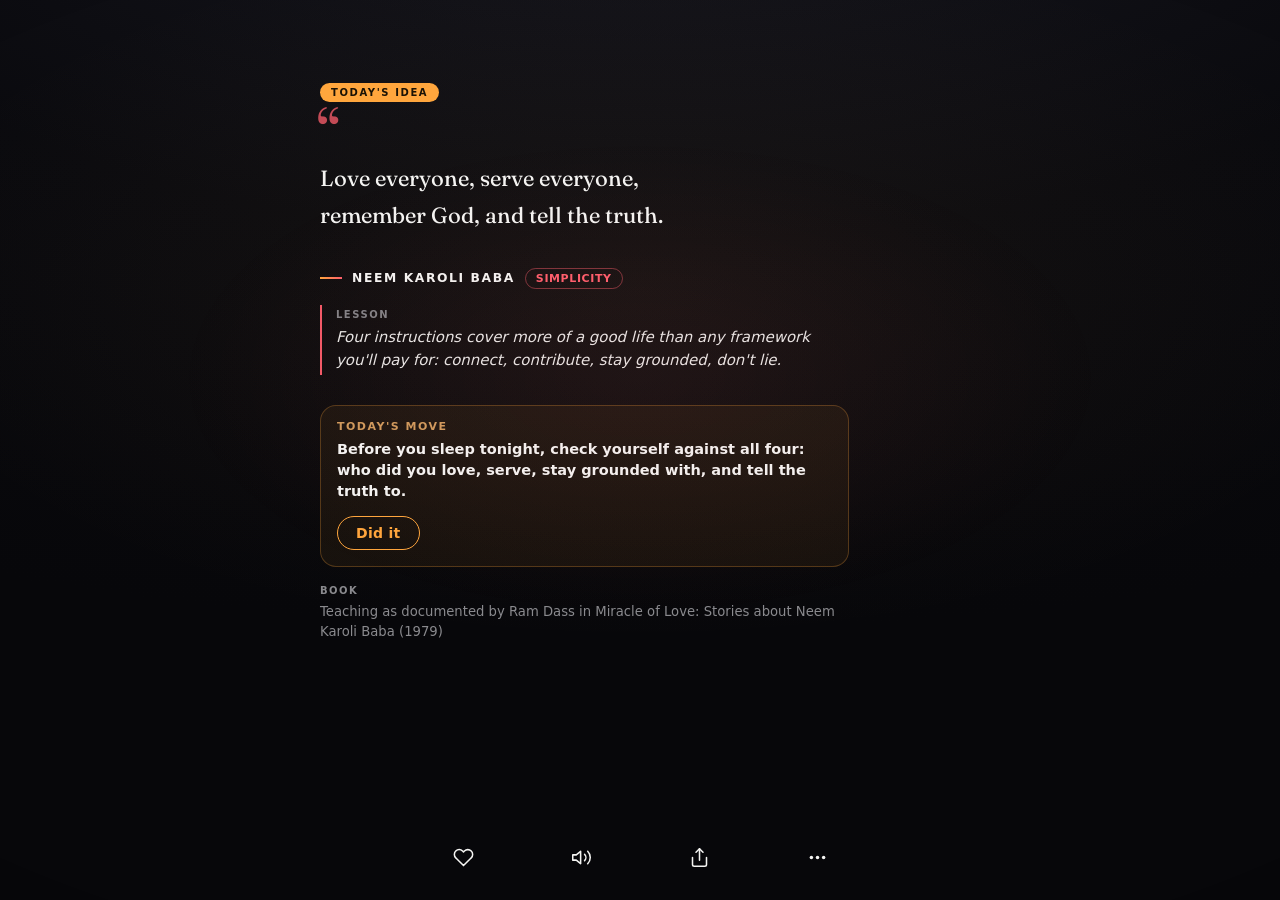
<file: read/index.html>
<!DOCTYPE html>
<html lang="en" data-theme="dark">
<head>
  <meta charset="UTF-8" />
  <meta name="viewport" content="width=device-width, initial-scale=1, maximum-scale=1, user-scalable=no, viewport-fit=cover" />
  <title>Hitaarth — Daily Wisdom</title>
  <meta name="description" content="One idea. One move. Every day. Hand-picked ideas from stoics, founders, scientists and cinema, each with a lesson and one small action. Free, offline, no login, your data stays on your phone." />
  <meta property="og:title" content="Hitaarth — Daily Wisdom" />
  <meta property="og:description" content="One idea. One move. Every day. Free, offline, no ads, no login." />
  <meta property="og:type" content="website" />
  <meta property="og:url" content="https://the-awakening-quotes-app.vercel.app/read/" />
  <meta property="og:image" content="https://the-awakening-quotes-app.vercel.app/icons/icon-512.png" />
  <meta name="twitter:card" content="summary" />
  <meta name="theme-color" content="#0a0a0e" />
  <meta name="theme-color" media="(prefers-color-scheme: light)" content="#FAF7F2" />
  <meta name="apple-mobile-web-app-capable" content="yes" />
  <meta name="apple-mobile-web-app-status-bar-style" content="black-translucent" />
  <link rel="manifest" href="manifest.webmanifest" />
  <link rel="apple-touch-icon" href="/icons/apple-touch-icon.png" />
  <link rel="stylesheet" href="styles.css" />
</head>
<body>
  <!-- Inline SVG icon sprite — stroke icons, 24px grid, styled via .ic-svg (currentColor) -->
  <svg xmlns="http://www.w3.org/2000/svg" style="display:none" aria-hidden="true">
    <symbol id="i-book" viewBox="0 0 24 24"><path d="M2 3h6a4 4 0 0 1 4 4v14a3 3 0 0 0-3-3H2z"/><path d="M22 3h-6a4 4 0 0 0-4 4v14a3 3 0 0 1 3-3h7z"/></symbol>
    <symbol id="i-grid" viewBox="0 0 24 24"><rect x="3" y="3" width="7" height="7" rx="1.5"/><rect x="14" y="3" width="7" height="7" rx="1.5"/><rect x="14" y="14" width="7" height="7" rx="1.5"/><rect x="3" y="14" width="7" height="7" rx="1.5"/></symbol>
    <symbol id="i-bookmark" viewBox="0 0 24 24"><path d="M19 21l-7-4-7 4V5a2 2 0 0 1 2-2h10a2 2 0 0 1 2 2z"/></symbol>
    <symbol id="i-sliders" viewBox="0 0 24 24"><line x1="4" y1="21" x2="4" y2="14"/><line x1="4" y1="10" x2="4" y2="3"/><line x1="12" y1="21" x2="12" y2="12"/><line x1="12" y1="8" x2="12" y2="3"/><line x1="20" y1="21" x2="20" y2="16"/><line x1="20" y1="12" x2="20" y2="3"/><line x1="1" y1="14" x2="7" y2="14"/><line x1="9" y1="8" x2="15" y2="8"/><line x1="17" y1="16" x2="23" y2="16"/></symbol>
    <symbol id="i-heart" viewBox="0 0 24 24"><path d="M20.84 4.61a5.5 5.5 0 0 0-7.78 0L12 5.67l-1.06-1.06a5.5 5.5 0 0 0-7.78 7.78l1.06 1.06L12 21.23l7.78-7.78 1.06-1.06a5.5 5.5 0 0 0 0-7.78z"/></symbol>
    <symbol id="i-pen" viewBox="0 0 24 24"><path d="M12 20h9"/><path d="M16.5 3.5a2.121 2.121 0 0 1 3 3L7 19l-4 1 1-4L16.5 3.5z"/></symbol>
    <symbol id="i-volume" viewBox="0 0 24 24"><polygon points="11 5 6 9 2 9 2 15 6 15 11 19 11 5"/><path d="M19.07 4.93a10 10 0 0 1 0 14.14"/><path d="M15.54 8.46a5 5 0 0 1 0 7.07"/></symbol>
    <symbol id="i-stop" viewBox="0 0 24 24"><rect x="6" y="6" width="12" height="12" rx="2.5"/></symbol>
    <symbol id="i-share" viewBox="0 0 24 24"><path d="M4 12v8a2 2 0 0 0 2 2h12a2 2 0 0 0 2-2v-8"/><polyline points="16 6 12 2 8 6"/><line x1="12" y1="2" x2="12" y2="15"/></symbol>
    <symbol id="i-shuffle" viewBox="0 0 24 24"><polyline points="16 3 21 3 21 8"/><line x1="4" y1="20" x2="21" y2="3"/><polyline points="21 16 21 21 16 21"/><line x1="15" y1="15" x2="21" y2="21"/><line x1="4" y1="4" x2="9" y2="9"/></symbol>
    <symbol id="i-globe" viewBox="0 0 24 24"><circle cx="12" cy="12" r="10"/><line x1="2" y1="12" x2="22" y2="12"/><path d="M12 2a15.3 15.3 0 0 1 4 10 15.3 15.3 0 0 1-4 10 15.3 15.3 0 0 1-4-10 15.3 15.3 0 0 1 4-10z"/></symbol>
    <symbol id="i-sun" viewBox="0 0 24 24"><circle cx="12" cy="12" r="4"/><line x1="12" y1="1.5" x2="12" y2="4"/><line x1="12" y1="20" x2="12" y2="22.5"/><line x1="4.6" y1="4.6" x2="6.4" y2="6.4"/><line x1="17.6" y1="17.6" x2="19.4" y2="19.4"/><line x1="1.5" y1="12" x2="4" y2="12"/><line x1="20" y1="12" x2="22.5" y2="12"/><line x1="4.6" y1="19.4" x2="6.4" y2="17.6"/><line x1="17.6" y1="6.4" x2="19.4" y2="4.6"/></symbol>
    <symbol id="i-type" viewBox="0 0 24 24"><polyline points="4 7 4 4 20 4 20 7"/><line x1="9" y1="20" x2="15" y2="20"/><line x1="12" y1="4" x2="12" y2="20"/></symbol>
    <symbol id="i-bell" viewBox="0 0 24 24"><path d="M18 8A6 6 0 0 0 6 8c0 7-3 9-3 9h18s-3-2-3-9"/><path d="M13.73 21a2 2 0 0 1-3.46 0"/></symbol>
    <symbol id="i-spark" viewBox="0 0 24 24"><path d="M12 3l1.9 5.4a2 2 0 0 0 1.2 1.2L20.5 11.5l-5.4 1.9a2 2 0 0 0-1.2 1.2L12 20l-1.9-5.4a2 2 0 0 0-1.2-1.2L3.5 11.5l5.4-1.9a2 2 0 0 0 1.2-1.2z"/></symbol>
    <symbol id="i-flame" viewBox="0 0 24 24"><path d="M8.5 14.5A2.5 2.5 0 0 0 11 12c0-1.38-.5-2-1-3-1.072-2.143-.224-4.054 2-6 .5 2.5 2 4.9 4 6.5 2 1.6 3 3.5 3 5.5a7 7 0 1 1-14 0c0-1.153.433-2.294 1-3a2.5 2.5 0 0 0 2.5 2.5z"/></symbol>
    <symbol id="i-image" viewBox="0 0 24 24"><rect x="3" y="3" width="18" height="18" rx="2"/><circle cx="8.5" cy="8.5" r="1.5"/><polyline points="21 15 16 10 5 21"/></symbol>
    <symbol id="i-quote" viewBox="0 0 24 24"><path d="M16 3a2 2 0 0 0-2 2v6a2 2 0 0 0 2 2h3a2 2 0 0 1-2 2h-1a1 1 0 0 0 0 2h1a4 4 0 0 0 4-4V5a2 2 0 0 0-2-2z"/><path d="M5 3a2 2 0 0 0-2 2v6a2 2 0 0 0 2 2h3a2 2 0 0 1-2 2H5a1 1 0 0 0 0 2h1a4 4 0 0 0 4-4V5a2 2 0 0 0-2-2z"/></symbol>
    <symbol id="i-x" viewBox="0 0 24 24"><line x1="6" y1="6" x2="18" y2="18"/><line x1="18" y1="6" x2="6" y2="18"/></symbol>
    <symbol id="i-lock" viewBox="0 0 24 24"><rect x="4" y="11" width="16" height="10" rx="2"/><path d="M8 11V7a4 4 0 0 1 8 0v4"/></symbol>
    <symbol id="i-chev" viewBox="0 0 24 24"><polyline points="6 9 12 15 18 9"/></symbol>
    <symbol id="i-clock" viewBox="0 0 24 24"><circle cx="12" cy="12" r="9"/><polyline points="12 7 12 12 15.5 14"/></symbol>
    <symbol id="i-phone" viewBox="0 0 24 24"><rect x="7" y="2" width="10" height="20" rx="2.5"/><line x1="10.5" y1="18.5" x2="13.5" y2="18.5"/></symbol>
    <symbol id="i-more" viewBox="0 0 24 24"><circle cx="5" cy="12" r="2"/><circle cx="12" cy="12" r="2"/><circle cx="19" cy="12" r="2"/></symbol>
  </svg>

  <!-- First-open moment: brand splash that fades into the reader -->
  <div id="splash" aria-hidden="true"><div class="splash-mark"><span class="splash-q">&#8220;</span>Hitaarth</div></div>

  <!-- READER -->
  <main id="reader" class="screen active" aria-label="Quotes">
    <div id="feed" class="feed"><!-- quote sections injected here --></div>

    <!-- returns to the Browse/Saved list you came from; hidden otherwise -->
    <button type="button" id="backBtn" class="back-pill" hidden data-i18n="browseBack">← Back</button>

    <!-- the single reading toolbar (auto-hides while scrolling; tap = immersive) -->
    <div class="actions" id="actions">
      <button class="act" id="favBtn" aria-label="Favorite"><svg class="ic-svg ic-heart" aria-hidden="true"><use href="#i-heart"/></svg></button>
      <button class="act" id="speakBtn" aria-label="Read aloud"><svg class="ic-svg ic-vol" aria-hidden="true"><use href="#i-volume"/></svg><svg class="ic-svg ic-fill ic-stop" aria-hidden="true"><use href="#i-stop"/></svg></button>
      <button class="act" id="shareBtn" aria-label="Share"><svg class="ic-svg" aria-hidden="true"><use href="#i-share"/></svg></button>
      <button class="act" id="moreBtn" aria-label="More"><svg class="ic-svg ic-fill" aria-hidden="true"><use href="#i-more"/></svg></button>
    </div>
  </main>

  <!-- SAVED -->
  <section id="saved" class="screen list-screen" hidden>
    <h1 data-i18n="savedTitle">Saved</h1>
    <div id="savedList" class="list"></div>
    <p id="savedEmpty" class="empty" data-i18n="savedEmpty">Double-tap a quote, or tap ♡, to save it here.</p>
  </section>

  <!-- BROWSE -->
  <section id="browse" class="screen list-screen" hidden>
    <h1 data-i18n="browseTitle">Browse</h1>
    <input type="search" id="browseSearch" class="browse-search" data-i18n-ph="searchPh" placeholder="Search quotes, authors…" autocomplete="off" />
    <div class="seg browse-seg" role="tablist">
      <button data-browse="genre" data-i18n="byGenre">By genre</button>
      <button data-browse="author" data-i18n="byAuthor">By author</button>
    </div>
    <div id="browseList" class="list"></div>
  </section>

  <!-- SETTINGS -->
  <section id="settings" class="screen list-screen" hidden>
    <h1 data-i18n="settingsTitle">Settings</h1>

    <div class="card streak">
      <div class="streak-top">
        <div class="ring-wrap" aria-hidden="true">
          <svg class="ring" viewBox="0 0 76 76">
            <defs><linearGradient id="ringGrad" x1="0" y1="0" x2="1" y2="1"><stop offset="0" stop-color="#FFA63D"/><stop offset="1" stop-color="#FF5F6D"/></linearGradient></defs>
            <circle class="ring-track" cx="38" cy="38" r="32"/>
            <circle class="ring-fill" id="streakRing" cx="38" cy="38" r="32"/>
          </svg>
          <span class="ring-center"><svg class="ic-svg" aria-hidden="true"><use href="#i-flame"/></svg></span>
        </div>
        <div class="streak-main">
          <span class="kicker" data-i18n="streak">STREAK</span>
          <strong id="streakDays">1 day</strong>
          <span id="streakLevel" class="muted small">Level 1 — to 7</span>
        </div>
      </div>
      <div class="seals" id="streakSeals" aria-hidden="true"></div>
      <div class="muted small" id="streakNext">Next milestone in 6 days</div>
      <div class="muted small" id="streakFreeze"></div>
      <div class="muted small" id="actionsStat"></div>
      <button type="button" id="shareStreakBtn" class="pill streak-share" data-i18n="shareStreak">Share streak ↗</button>
    </div>

    <div class="card">
      <div class="row" data-toggle="language"><span class="ic"><svg class="ic-svg" aria-hidden="true"><use href="#i-globe"/></svg></span><div class="row-main"><strong data-i18n="language">Language</strong><div class="muted small" data-i18n="languageSub">App language</div></div><span class="chev"><svg class="ic-svg" aria-hidden="true"><use href="#i-chev"/></svg></span></div>
      <div class="expand" id="language">
        <div class="seg lang-seg" role="tablist">
          <button data-lang="en">EN</button>
          <button data-lang="hi">हिं</button>
          <button data-lang="es">ES</button>
          <button data-lang="fr">FR</button>
        </div>
        <p class="muted small" id="langNote"></p>
      </div>
    </div>

    <div class="card">
      <div class="row" data-toggle="appearance"><span class="ic"><svg class="ic-svg" aria-hidden="true"><use href="#i-sun"/></svg></span><div class="row-main"><strong data-i18n="appearance">Appearance</strong><div class="muted small" data-i18n="appearanceSub">Light / Dark / System</div></div><span class="chev"><svg class="ic-svg" aria-hidden="true"><use href="#i-chev"/></svg></span></div>
      <div class="expand" id="appearance">
        <div class="seg" role="tablist">
          <button data-appearance="system" data-i18n="segSystem">SYSTEM</button>
          <button data-appearance="light" data-i18n="segLight">LIGHT</button>
          <button data-appearance="dark" data-i18n="segDark">DARK</button>
        </div>
        <div class="kicker skins-label" data-i18n="skins">Themes</div>
        <div class="skins">
          <button type="button" class="skin" data-skin="noir"><span class="sw sw-noir"></span>Noir</button>
          <button type="button" class="skin" data-skin="dawn"><span class="sw sw-dawn"></span>Dawn<svg class="ic-svg lock" aria-hidden="true"><use href="#i-lock"/></svg></button>
          <button type="button" class="skin" data-skin="ink"><span class="sw sw-ink"></span>Ink<svg class="ic-svg lock" aria-hidden="true"><use href="#i-lock"/></svg></button>
          <button type="button" class="skin" data-skin="forest"><span class="sw sw-forest"></span>Forest<svg class="ic-svg lock" aria-hidden="true"><use href="#i-lock"/></svg></button>
        </div>
      </div>
    </div>

    <div class="card">
      <div class="row" data-toggle="typography"><span class="ic"><svg class="ic-svg" aria-hidden="true"><use href="#i-type"/></svg></span><div class="row-main"><strong data-i18n="typography">Typography</strong><div class="muted small" data-i18n="typographySub">Font and size</div></div><span class="chev"><svg class="ic-svg" aria-hidden="true"><use href="#i-chev"/></svg></span></div>
      <div class="expand" id="typography">
        <label class="slider-row">Aa <input type="range" id="sizeRange" min="14" max="34" step="1" /> <span id="sizeVal">20</span></label>
        <div class="fonts">
          <!-- available faces first (A→Z), then premium locked faces (A→Z) -->
          <button class="font-opt" data-font="fraunces">Fraunces</button>
          <button class="font-opt" data-font="georgia">Georgia</button>
          <button class="font-opt" data-font="mono" data-i18n="fontMono">Monospaced</button>
          <button class="font-opt" data-font="cursive">Snell&nbsp;Roundhand</button>
          <button class="font-opt" data-font="system" data-i18n="fontSystem">System</button>
          <button class="font-opt" data-font="cormorant">Cormorant<svg class="ic-svg lock" aria-hidden="true"><use href="#i-lock"/></svg></button>
          <button class="font-opt" data-font="playfair">Playfair Display<svg class="ic-svg lock" aria-hidden="true"><use href="#i-lock"/></svg></button>
          <button class="font-opt" data-font="spectral">Spectral<svg class="ic-svg lock" aria-hidden="true"><use href="#i-lock"/></svg></button>
        </div>
        <div class="preview" id="fontPreview">The quick brown fox jumps over the lazy dog.</div>
      </div>
    </div>

    <div class="card">
      <div class="row" data-toggle="reminders"><span class="ic"><svg class="ic-svg" aria-hidden="true"><use href="#i-bell"/></svg></span><div class="row-main"><strong data-i18n="reminders">Reminders</strong><div class="muted small" data-i18n="remindersSub">Daily quote reminder</div></div><span class="chev"><svg class="ic-svg" aria-hidden="true"><use href="#i-chev"/></svg></span></div>
      <div class="expand" id="reminders">
        <label class="switch-row"><span data-i18n="enableReminders">Enable reminders</span> <span class="switch"><input type="checkbox" id="remToggle" /><span class="knob" aria-hidden="true"></span></span></label>
        <div class="rem-details"><div class="rem-details-in">
          <label class="time-row"><span data-i18n="timeLabel">Time</span> <span class="time-pill"><svg class="ic-svg" aria-hidden="true"><use href="#i-clock"/></svg><input type="time" id="remTime" value="08:00" /></span></label>
          <p class="muted small" id="remNote"></p>
        </div></div>
      </div>
    </div>

    <div class="card">
      <label class="row switch-row"><span class="ic"><svg class="ic-svg" aria-hidden="true"><use href="#i-spark"/></svg></span><div class="row-main"><strong data-i18n="premium">Get Premium</strong><div class="muted small" data-i18n="premiumSub">Unlock theme packs &amp; fonts</div></div><button id="premiumBtn" class="pill" data-i18n="unlock">Unlock</button></label>
    </div>

    <div class="card">
      <div class="row" data-toggle="about"><span class="ic"><svg class="ic-svg ic-fill" aria-hidden="true"><use href="#i-quote"/></svg></span><div class="row-main"><strong data-i18n="about">About Hitaarth</strong><div class="muted small" data-i18n="aboutSub">The story behind the name</div></div><span class="chev"><svg class="ic-svg" aria-hidden="true"><use href="#i-chev"/></svg></span></div>
      <div class="expand" id="about">
        <div class="about-story">
          <p data-i18n="aboutP1">When our son was born, we named him Hitaarth: a Sanskrit word meaning one whose purpose is to do good.</p>
          <p data-i18n="aboutP2">Becoming a father changed what I noticed about my own days. Social media gave me endless information, but almost nothing that stayed. Every once in a while, though, a single sentence would change how I handled a conversation, a hard decision, an ordinary day.</p>
          <p data-i18n="aboutP3">I wanted a place where ideas weren't buried under algorithms. One meaningful thought at a time, with one small action attached.</p>
          <p data-i18n="aboutP4">That's how Hitaarth was born. It isn't named after my son as a tribute. It's named after the value I hope we both grow into.</p>
          <p data-i18n="aboutP5">If you leave a little calmer, a little kinder, or with a slightly better perspective than when you arrived, the app has lived up to its name.</p>
        </div>
      </div>
    </div>

    <button id="resetBtn" class="reset" data-i18n="reset">↺ Reset to defaults</button>
    <p class="muted small center" data-i18n="privacy">Hitaarth · your data stays on this device</p>
  </section>

  <!-- BOTTOM TAB BAR -->
  <nav id="tabbar" class="tabbar">
    <button class="tab active" data-screen="reader" aria-label="Read"><svg class="ic-svg" aria-hidden="true"><use href="#i-book"/></svg></button>
    <button class="tab" data-screen="browse" aria-label="Browse"><svg class="ic-svg" aria-hidden="true"><use href="#i-grid"/></svg></button>
    <button class="tab" data-screen="saved" aria-label="Saved"><svg class="ic-svg" aria-hidden="true"><use href="#i-bookmark"/></svg></button>
    <button class="tab" data-screen="settings" aria-label="Settings"><svg class="ic-svg" aria-hidden="true"><use href="#i-sliders"/></svg></button>
  </nav>

  <!-- Note sheet -->
  <dialog id="noteSheet">
    <form method="dialog">
      <h3 data-i18n="noteTitle">Your note</h3>
      <textarea id="noteText" rows="4" data-i18n-ph="notePh" placeholder="A thought on this quote…"></textarea>
      <div class="sheet-actions"><button value="cancel" data-i18n="cancel">Cancel</button><button value="save" id="noteSave" data-i18n="save">Save</button></div>
    </form>
  </dialog>

  <!-- More sheet: everything not used many times per session -->
  <dialog id="moreSheet">
    <h3 data-i18n="moreTitle">More</h3>
    <div class="share-opts">
      <button type="button" id="noteBtn" class="share-opt"><span class="share-ic"><svg class="ic-svg" aria-hidden="true"><use href="#i-pen"/></svg></span> <span data-i18n="mNote">Add a note</span></button>
      <button type="button" id="surpriseBtn" class="share-opt"><span class="share-ic"><svg class="ic-svg" aria-hidden="true"><use href="#i-shuffle"/></svg></span> <span data-i18n="mSurprise">Surprise me</span></button>
      <button type="button" id="copyBtn" class="share-opt"><span class="share-ic"><svg class="ic-svg ic-fill" aria-hidden="true"><use href="#i-quote"/></svg></span> <span data-i18n="mCopy">Copy quote</span></button>
      <div class="sheet-div" aria-hidden="true"></div>
      <button type="button" class="share-opt" data-nav="browse"><span class="share-ic"><svg class="ic-svg" aria-hidden="true"><use href="#i-grid"/></svg></span> <span data-i18n="browseTitle">Browse</span></button>
      <button type="button" class="share-opt" data-nav="saved"><span class="share-ic"><svg class="ic-svg" aria-hidden="true"><use href="#i-bookmark"/></svg></span> <span data-i18n="savedTitle">Saved</span></button>
      <button type="button" class="share-opt" data-nav="settings"><span class="share-ic"><svg class="ic-svg" aria-hidden="true"><use href="#i-sliders"/></svg></span> <span data-i18n="settingsTitle">Settings</span></button>
    </div>
    <div class="kicker sheet-kicker" data-i18n="language">Language</div>
    <div class="seg lang-seg">
      <button type="button" data-lang="en">EN</button>
      <button type="button" data-lang="hi">हिं</button>
      <button type="button" data-lang="es">ES</button>
      <button type="button" data-lang="fr">FR</button>
    </div>
    <form method="dialog" class="sheet-actions"><button value="cancel" data-i18n="cancel">Cancel</button></form>
  </dialog>

  <!-- Share sheet -->
  <dialog id="shareSheet">
    <h3 data-i18n="shareTitle">Share quote</h3>
    <div class="kicker" data-i18n="cardStyle">Card style</div>
    <div class="card-styles">
      <button type="button" class="card-style" data-style="noir"><span class="sw sw-cnoir"></span>Noir</button>
      <button type="button" class="card-style" data-style="paper"><span class="sw sw-cpaper"></span>Paper</button>
      <button type="button" class="card-style" data-style="dusk"><span class="sw sw-cdusk"></span>Dusk</button>
    </div>
    <div class="share-opts">
      <button type="button" id="shareStatusBtn" class="share-opt share-primary"><span class="share-ic"><svg class="ic-svg" aria-hidden="true"><use href="#i-phone"/></svg></span> <span data-i18n="saveImageStatus">Status image — WhatsApp story</span></button>
      <button type="button" id="shareImageFullBtn" class="share-opt"><span class="share-ic"><svg class="ic-svg" aria-hidden="true"><use href="#i-image"/></svg></span> <span data-i18n="saveImageBig">Big image — full card</span></button>
      <button type="button" id="shareImageBtn" class="share-opt"><span class="share-ic"><svg class="ic-svg ic-fill" aria-hidden="true"><use href="#i-quote"/></svg></span> <span data-i18n="saveImageSmall">Small image — quote only</span></button>
      <button type="button" id="shareTextBtn" class="share-opt"><span class="share-ic"><svg class="ic-svg" aria-hidden="true"><use href="#i-pen"/></svg></span> <span data-i18n="shareTextOpt">Share as text</span></button>
    </div>
    <form method="dialog" class="sheet-actions"><button value="cancel" data-i18n="cancel">Cancel</button></form>
  </dialog>

  <!-- Premium paywall -->
  <dialog id="paywall" class="paywall">
    <div class="pw-mark"><span class="splash-q">&#8220;</span>Hitaarth <span class="pw-badge">PREMIUM</span></div>
    <p class="pw-sub" data-i18n="pwSub">Own the full editorial experience.</p>
    <ul class="pw-feats">
      <li data-i18n="pwFeatThemes">All theme packs — Dawn, Ink, Forest</li>
      <li data-i18n="pwFeatFonts">The complete font library</li>
      <li data-i18n="pwFeatFuture">Every future pack, included</li>
    </ul>
    <button type="button" id="pwCta" class="pw-cta" data-i18n="pwCta">I want this</button>
    <form method="dialog" class="pw-later"><button data-i18n="pwLater">Maybe later</button></form>
  </dialog>

  <div id="toast" class="toast" hidden></div>

  <script src="app.js"></script>
</body>
</html>
</file>
<file: read/styles.css>
@font-face{font-family:"Playfair Display";src:url(/fonts/PlayfairDisplay.woff2) format("woff2");font-weight:400 800;font-display:swap}
@font-face{font-family:"Fraunces";src:url(/fonts/Fraunces.woff2) format("woff2");font-weight:400 700;font-display:swap}
@font-face{font-family:"Cormorant Garamond";src:url(/fonts/Cormorant.woff2) format("woff2");font-weight:400 700;font-display:swap}
@font-face{font-family:"Spectral";src:url(/fonts/Spectral-400.woff2) format("woff2");font-weight:400;font-display:swap}
@font-face{font-family:"Spectral";src:url(/fonts/Spectral-600.woff2) format("woff2");font-weight:600;font-display:swap}
:root{
  --bg:#0a0a0e; --fg:#f4f4f2; --muted:#8a8a8e; --card:#15151b;
  --line:color-mix(in srgb, var(--fg) 12%, transparent);
  --bg-grad:radial-gradient(140% 90% at 50% -20%, #17171f 0%, #0a0a0e 52%, #07070a 100%);
  --accent1:#FFA63D; --accent2:#FF5F6D;
  --quote-size:22px; --quote-font:"Fraunces",Georgia,serif;
  --safe-top:env(safe-area-inset-top,0px); --safe-bottom:env(safe-area-inset-bottom,0px);
}
/* premium skins — dark-family theme packs (Appearance → Themes); light appearance below overrides them */
html[data-skin="dawn"]{ --bg:#120a11; --card:#1e1420; --accent1:#FFB86B; --accent2:#FF7A8A;
  --bg-grad:radial-gradient(140% 90% at 50% -20%, #251527 0%, #120a11 52%, #0b060b 100%); }
html[data-skin="ink"]{ --bg:#070b13; --card:#111826; --accent1:#8AB4FF; --accent2:#5E8BFF;
  --bg-grad:radial-gradient(140% 90% at 50% -20%, #131c2e 0%, #070b13 52%, #05070d 100%); }
html[data-skin="forest"]{ --bg:#07100b; --card:#111c15; --accent1:#C8E6A0; --accent2:#5FBF8A;
  --bg-grad:radial-gradient(140% 90% at 50% -20%, #12241a 0%, #07100b 52%, #050b08 100%); }

/* light = paper & ink, not spreadsheet white */
html[data-theme="light"]{ --bg:#FAF7F2; --fg:#1D1912; --muted:#8A8378; --card:#F2EDE4; --bg-grad:none; }
@media (prefers-color-scheme: light){ html[data-theme="system"]{ --bg:#FAF7F2; --fg:#1D1912; --muted:#8A8378; --card:#F2EDE4; --bg-grad:none; } }

*{box-sizing:border-box}
/* pan only — pinch/double-tap zoom locked; readers size type in Settings instead */
html,body{touch-action:pan-x pan-y}
html,body{margin:0;height:100%;background:var(--bg);color:var(--fg);
  font-family:-apple-system,system-ui,"Segoe UI",Roboto,sans-serif;-webkit-font-smoothing:antialiased;overscroll-behavior:none;}
body{background-image:var(--bg-grad)}
button{font:inherit;color:inherit;background:none;border:none;cursor:pointer}
.muted{color:var(--muted)} .small{font-size:13px} .center{text-align:center}

/* inline SVG icon system — stroke icons inherit currentColor, size via em/explicit */
.ic-svg{width:1em;height:1em;display:block;flex:none;fill:none;stroke:currentColor;stroke-width:1.75;stroke-linecap:round;stroke-linejoin:round}
.ic-fill{fill:currentColor;stroke:none}
.tab .ic-svg{margin:0 auto}
.act{display:grid;place-items:center;width:46px;height:46px;border-radius:50%;transition:transform .15s,color .2s}
.act:active{transform:scale(.85)}
#favBtn.on .ic-heart{fill:currentColor}
.act .ic-stop{display:none}
.act.on .ic-stop{display:block}
.act.on .ic-vol{display:none}
.heart-pop svg{width:120px;height:120px;fill:currentColor;stroke:none}
.row .ic .ic-svg{width:18px;height:18px}
.chev .ic-svg{width:18px;height:18px}
.share-ic .ic-svg{width:20px;height:20px;margin:0 auto}
.note-del .ic-svg{width:14px;height:14px}

.screen{display:none}
.screen.active{display:block;animation:screenIn .24s cubic-bezier(.16,.68,.3,1)}
@keyframes screenIn{from{opacity:0;transform:translateY(10px)}to{opacity:1;transform:none}}

/* first-open moment — wordmark rises, then the whole veil fades to the reader */
#splash{position:fixed;inset:0;z-index:99;display:grid;place-items:center;background:var(--bg);pointer-events:none;animation:splashOut .5s ease 1.3s forwards}
.splash-mark{display:flex;align-items:baseline;gap:6px;font-family:"Fraunces",Georgia,serif;font-size:36px;font-weight:600;letter-spacing:.01em;opacity:0;transform:translateY(14px);animation:splashIn .7s cubic-bezier(.16,.68,.3,1) .15s forwards}
.splash-q{color:var(--accent2);font-size:1.35em;line-height:0;transform:translateY(.18em)}
@keyframes splashIn{to{opacity:1;transform:none}}
@keyframes splashOut{to{opacity:0;visibility:hidden}}
@media (prefers-reduced-motion: reduce){#splash{display:none}}

/* READER */
/* faint coral glow behind the quote + soft vignette at the edges (dark themes only) */
#reader::after{content:"";position:fixed;inset:0;z-index:0;pointer-events:none;
  background:
    radial-gradient(52% 38% at 50% 42%, color-mix(in srgb, var(--accent2) 6%, transparent), transparent 70%),
    radial-gradient(125% 95% at 50% 50%, transparent 62%, rgba(0,0,0,.35) 100%)}
html[data-theme="light"] #reader::after{background:none}
@media (prefers-color-scheme: light){ html[data-theme="system"] #reader::after{background:none} }
.feed{height:100dvh;overflow-y:scroll;scroll-snap-type:y mandatory;scrollbar-width:none;
  -webkit-touch-callout:none;-webkit-user-select:none;user-select:none;
  touch-action:pan-y}  /* vertical pan stays native; horizontal moves reach the pointer handlers (keep/note swipes) */
.back-pill{position:fixed;top:calc(var(--safe-top) + 14px);left:14px;z-index:6;padding:9px 16px;border-radius:999px;
  background:color-mix(in srgb,var(--bg) 68%, transparent);backdrop-filter:blur(10px);border:1px solid var(--line);
  font-size:13px;font-weight:600;color:var(--fg);transition:opacity .25s}
body.immersive .back-pill{opacity:0;pointer-events:none}
.feed::-webkit-scrollbar{display:none}
/* min-height (not height): long quotes grow past the viewport, and the snap container
   then allows free scrolling inside the tall card instead of yanking back to its top */
.quote{min-height:100dvh;scroll-snap-align:start;display:flex;flex-direction:column;justify-content:flex-start;
  padding:0 28px;padding-top:calc(var(--safe-top) + 9vh);padding-bottom:calc(var(--safe-bottom) + 118px);
  background:radial-gradient(85% 55% at 50% 32%, var(--tint, transparent), transparent 72%)}
/* per-genre ambient wash — barely-there color that shifts as you scroll between genres */
.quote[data-g="stoic"]{--tint:rgba(122,150,186,.07)}
.quote[data-g="eastern"]{--tint:rgba(226,168,92,.06)}
.quote[data-g="startup"]{--tint:rgba(88,196,186,.06)}
.quote[data-g="science"]{--tint:rgba(118,196,232,.06)}
.quote[data-g="money"]{--tint:rgba(122,188,122,.06)}
.quote[data-g="craft"]{--tint:rgba(188,140,226,.06)}
.quote[data-g="mind"]{--tint:rgba(238,142,152,.05)}
.quote[data-g="cinema"]{--tint:rgba(134,122,255,.07)}
.quote[data-g="tv"]{--tint:rgba(255,150,120,.06)}
html[data-theme="light"] .quote{background:none}
@media (prefers-color-scheme: light){ html[data-theme="system"] .quote{background:none} }
.quote .inner{width:100%;max-width:640px;margin:0 auto}
.qmark{font-family:"Fraunces",Georgia,'Times New Roman',serif;font-size:calc(var(--quote-size) * 2.9);line-height:.5;height:.5em;color:var(--accent2);opacity:.75;margin-left:-0.05em;margin-bottom:10px}
/* book column: constrained measure, airy leading, lighter optical weight */
.quote .text{font-family:var(--quote-font);font-size:var(--quote-size);line-height:1.68;font-weight:440;letter-spacing:0;text-wrap:balance;max-width:min(32ch, 84%);margin:0;font-optical-sizing:auto}
.quote .text + .text{margin-top:1.05em}
@media (max-height:700px){ .quote{padding-top:calc(var(--safe-top) + 3vh)} }
.meta{margin-top:34px;display:flex;flex-direction:column;gap:16px;max-width:min(52ch, 100%)}
.byline{display:flex;align-items:center;gap:10px;flex-wrap:wrap}
.byline .author{display:inline-flex;align-items:center;gap:10px;font-weight:700;font-size:max(12px,calc(var(--quote-size) * 0.56));text-transform:uppercase;letter-spacing:.13em}
.byline .author::before{content:"";width:22px;height:2px;flex:none;background:linear-gradient(90deg,var(--accent1),var(--accent2))}
.chip{font-size:11px;font-weight:700;letter-spacing:.6px;text-transform:uppercase;color:var(--accent2);border:1px solid color-mix(in srgb,var(--accent2) 45%, transparent);border-radius:999px;padding:3px 10px;white-space:nowrap}
.lesson{padding:2px 0 2px 14px;border-left:2px solid var(--accent2);font-style:italic;font-size:calc(var(--quote-size) * 0.68);opacity:.95;line-height:1.55}
.source{font-size:calc(var(--quote-size) * 0.6);color:var(--muted);line-height:1.5}
.kicker{display:block;font-style:normal;font-weight:800;font-size:10px;letter-spacing:1.5px;text-transform:uppercase;color:var(--muted);margin-bottom:4px}

.actions{position:fixed;left:0;right:0;bottom:calc(20px + var(--safe-bottom));display:flex;justify-content:center;
  gap:clamp(28px, 9vw, 72px);font-size:21px;transition:opacity .25s,transform .25s;
  pointer-events:none}   /* the strip is transparent between buttons — never swallow taps on content beneath */
.actions :where(button,a,input,select,label){pointer-events:auto}
body.bar-hide .actions{opacity:0;transform:translateY(10px)}
body.bar-hide .actions :where(button,a,input,select,label),
body.immersive .actions :where(button,a,input,select,label){pointer-events:none}
body[data-screen="reader"] #tabbar{display:none}
.act.on{color:var(--accent2)}

/* distraction-free: a tap hides chrome */
body.immersive .actions,
body.immersive .tabbar,
body.immersive .meta{opacity:0;pointer-events:none}

/* heart pop on double-tap */
.heart-pop{position:fixed;inset:0;display:flex;align-items:center;justify-content:center;font-size:120px;color:#fff;
  pointer-events:none;opacity:0;transform:scale(.4)}
.heart-pop.show{animation:pop .7s ease}
@keyframes pop{0%{opacity:0;transform:scale(.4)}30%{opacity:1;transform:scale(1)}100%{opacity:0;transform:scale(1.2)}}

/* LIST SCREENS */
.list-screen{padding:calc(var(--safe-top) + 16px) 18px calc(96px + var(--safe-bottom));max-width:640px;margin:0 auto}
.list-screen h1{font-size:30px;margin:8px 4px 18px}
.list .item{padding:16px;border-radius:16px;background:var(--card);border:1px solid var(--line);margin-bottom:12px}
.list .item .t{font-size:16px;font-family:var(--quote-font);line-height:1.45} .list .item .a{color:var(--muted);font-size:13px;margin-top:6px}
.empty{color:var(--muted);text-align:center;margin-top:60px}

/* SETTINGS */
.card{background:var(--card);border:1px solid var(--line);border-radius:18px;margin-bottom:14px;overflow:hidden}
.row{display:flex;align-items:center;gap:14px;padding:18px}
.row .ic{width:34px;height:34px;border-radius:10px;display:grid;place-items:center;background:rgba(127,127,127,.18);font-weight:700}
.row-main{flex:1}
.chev{color:var(--muted);transition:transform .2s}
.card.open .chev{transform:rotate(180deg)}
.expand{max-height:0;overflow:hidden;transition:max-height .28s ease;padding:0 18px}
.card.open .expand{max-height:820px;padding:0 18px 18px}

.streak{padding:18px}
.streak-top{display:flex;align-items:center;gap:18px}
.streak-main{display:flex;flex-direction:column;gap:2px}
.streak-main strong{font-size:24px;line-height:1.2}
.ring-wrap{position:relative;width:76px;height:76px;flex:none}
.ring{width:76px;height:76px;transform:rotate(-90deg)}
.ring circle{fill:none;stroke-width:6}
.ring-track{stroke:color-mix(in srgb, var(--fg) 12%, transparent)}
.ring-fill{stroke:url(#ringGrad);stroke-linecap:round;stroke-dasharray:201.06;stroke-dashoffset:201.06;transition:stroke-dashoffset .6s cubic-bezier(.16,.68,.3,1)}
.ring-center{position:absolute;inset:0;display:grid;place-items:center;color:var(--accent1);font-size:22px}
.seals{display:flex;gap:8px;margin:16px 0 10px}
.seal{width:10px;height:10px;border-radius:50%;background:color-mix(in srgb, var(--fg) 14%, transparent)}
.seal.on{background:linear-gradient(135deg,var(--accent1),var(--accent2))}

.seg{display:flex;gap:10px;justify-content:center;padding-top:6px}
.seg button{border:1px solid var(--line);border-radius:999px;padding:8px 16px;font-size:13px;font-weight:600}
.seg button.on{background:var(--fg);color:var(--bg);border-color:var(--fg)}

.slider-row{display:flex;align-items:center;gap:12px;padding:6px 0 14px;font-size:20px}
.slider-row input[type=range]{flex:1;accent-color:var(--accent2)}
.fonts{display:flex;flex-direction:column;gap:2px}
.font-opt{text-align:left;padding:12px 4px;border-bottom:1px solid var(--line)}
.font-opt[data-font="cursive"]{font-family:"Snell Roundhand","Brush Script MT",cursive;font-size:20px}
.font-opt[data-font="playfair"]{font-family:"Playfair Display",Georgia,serif;font-size:19px}
.font-opt[data-font="fraunces"]{font-family:"Fraunces",Georgia,serif;font-size:18px}
.font-opt[data-font="cormorant"]{font-family:"Cormorant Garamond",Georgia,serif;font-size:21px}
.font-opt[data-font="spectral"]{font-family:"Spectral",Georgia,serif;font-size:18px}
.font-opt[data-font="georgia"]{font-family:Georgia,"Times New Roman",serif;font-size:19px}
.font-opt.on::after{content:"  ✓";color:var(--accent2)}
.preview{margin-top:14px;padding:14px;border-radius:12px;background:rgba(127,127,127,.12);font-family:var(--quote-font);font-size:var(--quote-size)}

/* theme-pack swatches + premium locks */
.skins-label{margin:16px 0 2px}
.skins{display:flex;gap:12px;flex-wrap:wrap;padding:10px 0 6px}
.skin{display:flex;flex-direction:column;align-items:center;gap:7px;font-size:12px;font-weight:600;color:var(--muted);position:relative;padding:4px 6px}
.skin.on{color:var(--fg)}
.sw{width:44px;height:44px;border-radius:50%;border:1px solid var(--line)}
.skin.on .sw{box-shadow:0 0 0 2px var(--bg),0 0 0 4px var(--accent2)}
.sw-noir{background:linear-gradient(135deg,#2b2b38,#0a0a0e 70%)}
.sw-dawn{background:linear-gradient(135deg,#4a2447,#120a11 70%)}
.sw-ink{background:linear-gradient(135deg,#1d3a6e,#070b13 70%)}
.sw-forest{background:linear-gradient(135deg,#1e4d33,#07100b 70%)}
.skin .lock{position:absolute;top:2px;right:2px;width:13px;height:13px}
.font-opt{position:relative}
.font-opt .lock{position:absolute;right:6px;top:50%;transform:translateY(-50%);width:15px;height:15px;color:var(--muted)}
html[data-premium="1"] .lock{display:none}

/* paywall */
.paywall{max-width:380px;padding:26px 22px;text-align:center}
.pw-mark{display:flex;justify-content:center;align-items:baseline;gap:7px;font-family:"Fraunces",Georgia,serif;font-size:26px;font-weight:600}
.pw-badge{font-family:-apple-system,system-ui,"Segoe UI",Roboto,sans-serif;font-size:10px;font-weight:800;letter-spacing:1.6px;color:#1a1205;background:linear-gradient(90deg,var(--accent1),var(--accent2));border-radius:999px;padding:4px 10px;transform:translateY(-3px)}
.pw-sub{color:var(--muted);font-size:14px;margin:10px 0 18px}
.pw-feats{list-style:none;margin:0 0 20px;padding:0;text-align:left;display:flex;flex-direction:column;gap:12px}
.pw-feats li{display:flex;align-items:center;gap:12px;font-size:14px;font-weight:600}
.pw-feats li::before{content:"";width:8px;height:8px;border-radius:50%;flex:none;background:linear-gradient(135deg,var(--accent1),var(--accent2))}
.pw-cta{display:block;width:100%;padding:14px;border-radius:999px;background:linear-gradient(90deg,var(--accent1),var(--accent2));color:#1a1205;font-weight:800;font-size:15px}
.pw-later{margin-top:10px}
.pw-later button{color:var(--muted);font-size:13px;padding:8px;width:100%}

.switch-row{display:flex;align-items:center;justify-content:space-between;padding:6px 0}
.time-row{display:flex;align-items:center;justify-content:space-between;padding:10px 0}
.time-row input,.switch-row input{accent-color:var(--accent2)}

/* Reminders — editorial switch, time pill, progressive reveal */
#reminders .switch-row{padding:10px 0;cursor:pointer}
.switch{position:relative;flex:none;width:46px;height:28px}
.switch input{position:absolute;inset:0;width:100%;height:100%;margin:0;opacity:0;cursor:pointer}
.switch .knob{position:absolute;inset:0;border-radius:999px;background:color-mix(in srgb, var(--fg) 14%, transparent);box-shadow:inset 0 0 0 1px var(--line);transition:background .25s ease;pointer-events:none}
.switch .knob::after{content:"";position:absolute;top:3px;left:3px;width:22px;height:22px;border-radius:50%;background:#fff;box-shadow:0 2px 6px rgba(0,0,0,.35);transform:translateX(var(--x,0)) scale(var(--s,1));transition:transform .3s cubic-bezier(.34,1.56,.64,1)}
.switch input:checked + .knob{--x:18px;background:linear-gradient(90deg,var(--accent1),var(--accent2))}
.switch input:active + .knob{--s:.9}
.switch input:focus-visible + .knob{box-shadow:0 0 0 2px color-mix(in srgb, var(--accent2) 55%, transparent)}
.rem-details{display:grid;grid-template-rows:0fr;opacity:0;transform:translateY(-6px);transition:grid-template-rows .32s cubic-bezier(.16,.68,.3,1),opacity .25s ease,transform .32s cubic-bezier(.16,.68,.3,1)}
.rem-details-in{overflow:hidden;min-height:0}
.card.rem-on .rem-details{grid-template-rows:1fr;opacity:1;transform:none}
.rem-details .time-row{border-top:1px solid var(--line);margin-top:4px}
.rem-details p{margin:8px 0 2px;line-height:1.55}
.time-pill{display:inline-flex;align-items:center;gap:8px;padding:7px 12px;border-radius:999px;background:color-mix(in srgb, var(--fg) 5%, transparent);box-shadow:inset 0 0 0 1px var(--line);color:var(--muted);cursor:pointer;transition:box-shadow .2s,color .2s}
.time-pill .ic-svg{width:15px;height:15px}
.time-pill:focus-within{box-shadow:inset 0 0 0 1px color-mix(in srgb, var(--accent2) 60%, transparent);color:var(--accent2)}
.time-pill input{border:none;background:none;padding:0;margin:0;outline:none;color:var(--fg);font:inherit;font-size:14px;font-weight:600;font-variant-numeric:tabular-nums;letter-spacing:.02em;color-scheme:dark;cursor:pointer}
.time-pill input::-webkit-calendar-picker-indicator{display:none}
html[data-theme="light"] .time-pill input{color-scheme:light}
@media (prefers-color-scheme: light){ html[data-theme="system"] .time-pill input{color-scheme:light} }
[data-toggle="reminders"] .ic{transition:background .3s,color .3s}
.card.rem-on [data-toggle="reminders"] .ic{background:color-mix(in srgb, var(--accent2) 16%, transparent);color:var(--accent2)}
.ic.ring .ic-svg{animation:bellring .7s cubic-bezier(.36,.07,.19,.97);transform-origin:50% 0}
@keyframes bellring{0%,100%{transform:rotate(0)}18%{transform:rotate(14deg)}42%{transform:rotate(-11deg)}65%{transform:rotate(7deg)}84%{transform:rotate(-4deg)}}
@media (prefers-reduced-motion: reduce){.ic.ring .ic-svg{animation:none}.rem-details,.switch .knob,.switch .knob::after{transition:none}}
.pill{border:1px solid var(--line);border-radius:999px;padding:8px 16px;font-weight:600}
.about-story p{margin:0 0 12px;font-size:14px;line-height:1.7}
.about-story p:first-child{font-family:"Fraunces",Georgia,serif;font-size:15.5px}
.about-story p:last-child{margin-bottom:2px;color:var(--muted);font-style:italic}
.card.open #about{max-height:1400px}
.reset{display:block;width:100%;padding:16px;border-radius:16px;background:var(--card);color:var(--accent2);font-weight:600;margin:4px 0 14px}

/* TAB BAR */
.tabbar{position:fixed;left:0;right:0;bottom:0;display:flex;justify-content:space-around;align-items:center;
  height:calc(60px + var(--safe-bottom));padding-bottom:var(--safe-bottom);
  background:color-mix(in srgb,var(--bg) 86%, transparent);backdrop-filter:blur(12px);border-top:1px solid var(--line);font-size:22px}
.tab{opacity:.5;padding:10px 24px;transition:opacity .2s,transform .15s}
.tab:active{transform:scale(.85)}
.tab.active{opacity:1}

/* motion — entrances + press feedback */
dialog[open]{animation:sheetIn .22s cubic-bezier(.16,.68,.3,1)}
@keyframes sheetIn{from{opacity:0;transform:translateY(14px) scale(.98)}}
.toast{animation:toastIn .2s ease}
@keyframes toastIn{from{opacity:0;transform:translate(-50%,10px)}}
.pill,.todo-done{transition:transform .15s,background .15s,color .15s}
.pill:active,.todo-done:active{transform:scale(.96)}
@media (prefers-reduced-motion: reduce){
  .screen.active,dialog[open],.toast,.heart-pop.show{animation:none}
  .tab,.act,.pill,.todo-done{transition:none}
}

/* notes in saved */
.list .item .note{display:flex;align-items:flex-start;gap:8px;margin-top:12px;padding-top:12px;border-top:1px solid var(--line)}
.list .item .note .kicker{margin:3px 0 0}
.list .item .note-text{flex:1;font-size:14px;font-style:italic;line-height:1.4}
.note-del{color:var(--muted);font-size:15px;padding:0 6px;line-height:1.3}

/* translated badge + language selector */
.tr-badge{font-size:10px;font-weight:700;letter-spacing:.6px;text-transform:uppercase;color:var(--muted);border:1px solid var(--line);border-radius:999px;padding:2px 9px}
.lang-seg{flex-wrap:wrap}
#langNote{margin-top:10px}

/* browse (library) */
.browse-search{width:100%;padding:13px 16px;border-radius:14px;border:1px solid var(--line);background:var(--card);color:var(--fg);font-size:15px;margin:0 0 14px;-webkit-appearance:none;appearance:none}
.browse-search::placeholder{color:var(--muted)}
.browse-search:focus{outline:none;border-color:var(--accent2)}
.browse-seg{margin:0 0 16px}
.browse-group{display:flex;align-items:center;justify-content:space-between;width:100%;padding:16px;border-radius:14px;background:var(--card);border:1px solid var(--line);margin-bottom:10px;text-align:left}
.browse-group .bg-name{font-size:16px;font-weight:600}
.browse-group .bg-count{font-size:13px;color:var(--muted);background:rgba(127,127,127,.16);border-radius:999px;padding:2px 11px;flex:none;margin-left:12px}
.browse-group:active{background:rgba(127,127,127,.22)}
.list .item-open{cursor:pointer;position:relative;padding-right:34px}
.list .item-open::after{content:"›";position:absolute;right:16px;top:50%;transform:translateY(-50%);color:var(--muted);font-size:22px;line-height:1}
.list .item-open:active{background:rgba(127,127,127,.22)}
.browse-back{color:var(--accent2);font-weight:600;padding:6px 2px;margin-bottom:8px}
.browse-head{font-size:12px;font-weight:800;letter-spacing:1.2px;text-transform:uppercase;color:var(--muted);margin:2px 2px 14px}

.sheet-div{height:1px;background:var(--line);margin:4px 0}
.share-opt.on{color:var(--accent2)}

/* today's move (practice loop) */
.today-badge{display:inline-block;font-size:10px;font-weight:800;letter-spacing:1.6px;text-transform:uppercase;color:#1a1205;background:var(--accent1);border-radius:999px;padding:4px 11px;margin-bottom:16px}
.todo{margin-top:14px;padding:14px 16px 16px;border:1px solid color-mix(in srgb, var(--accent1) 26%, transparent);border-radius:16px;background:color-mix(in srgb, var(--accent1) 6%, transparent)}
.todo .kicker{font-size:11px;color:color-mix(in srgb, var(--accent1) 60%, var(--muted))}
.todo .todo-text{display:block;font-size:calc(var(--quote-size) * 0.66);font-weight:600;margin:6px 0 14px;line-height:1.45}
.todo-done{border:1px solid var(--accent1);color:var(--accent1);border-radius:999px;padding:8px 18px;font-size:14px;font-weight:700;letter-spacing:.3px;transition:background .15s}
.todo-done.on{background:var(--accent1);color:#1a1205;border-color:var(--accent1)}
/* quiet spark on "Did it" — accent-colored, local to the pill, gone in ~600ms */
.todo-done.celebrate{animation:donePulse .5s cubic-bezier(.34,1.56,.64,1)}
@keyframes donePulse{0%{transform:scale(1)}35%{transform:scale(1.08)}100%{transform:scale(1)}}
.sparks{position:fixed;z-index:9998;pointer-events:none}
.sparks span{position:absolute;left:-3px;top:-3px;width:6px;height:6px;border-radius:50%;background:var(--accent1);
  opacity:0;animation:sparkFly .55s ease-out forwards}
.sparks span:nth-child(even){background:var(--accent2)}
@keyframes sparkFly{0%{opacity:1;transform:none}100%{opacity:0;transform:translate(var(--dx),var(--dy)) scale(.35)}}
@media (prefers-reduced-motion: reduce){.todo-done.celebrate{animation:none}.sparks{display:none}}

.streak-share{margin-top:12px}
#streakFreeze,#actionsStat{margin-top:8px}

/* your note, kept visible on the card itself */
.qnote{padding:2px 0 2px 14px;border-left:2px dashed var(--line);font-size:calc(var(--quote-size) * 0.62);line-height:1.5}
.qnote .qnote-text{font-style:italic;opacity:.9}

/* one-time gesture coach mark (first open only) */
.gesture-hint{position:fixed;left:50%;transform:translateX(-50%);bottom:calc(88px + var(--safe-bottom));z-index:8;
  max-width:min(92vw,420px);text-align:center;padding:10px 18px;border-radius:16px;
  background:color-mix(in srgb, var(--bg) 72%, transparent);backdrop-filter:blur(10px);-webkit-backdrop-filter:blur(10px);
  border:1px solid var(--line);color:var(--muted);font-size:13px;font-weight:600;pointer-events:none;
  animation:hintIn .4s ease backwards;transition:opacity .35s,transform .35s}
.gesture-hint.out,body.immersive .gesture-hint{opacity:0;transform:translate(-50%,8px)}
@keyframes hintIn{from{opacity:0;transform:translate(-50%,8px)}}
@media (prefers-reduced-motion: reduce){.gesture-hint{animation:none}}

/* share sheet */
.share-opts{display:flex;flex-direction:column;gap:10px;margin-top:6px}
.share-opt{display:flex;align-items:center;gap:12px;padding:16px;border-radius:14px;background:rgba(127,127,127,.12);font-size:16px;font-weight:600;text-align:left}
.card-styles{display:flex;gap:8px;margin:8px 0 14px}
.card-style{flex:1;display:flex;align-items:center;justify-content:center;gap:8px;padding:9px 8px;border:1px solid var(--line);border-radius:12px;font-size:13px;font-weight:600;color:var(--muted);transition:color .2s,border-color .2s}
.card-style .sw{width:18px;height:18px;flex:none}
.card-style.on{border-color:var(--accent2);color:var(--fg)}
.sw-cnoir{background:#000}
.sw-cpaper{background:#FAF7F2}
.sw-cdusk{background:linear-gradient(160deg,#1a1030,#07070a 75%)}
.share-opt .share-ic{font-size:20px;width:24px;text-align:center}
.share-opt:active{background:rgba(127,127,127,.22)}
/* one obvious share path — Status leads, the rest stay a tap away */
.share-opt.share-primary{border:1px solid color-mix(in srgb, var(--accent2) 45%, transparent);background:color-mix(in srgb, var(--accent2) 10%, transparent)}

/* language row inside the More sheet */
.sheet-kicker{margin:14px 2px 2px}
dialog .seg{justify-content:flex-start;padding:8px 0 2px}

/* sheets + toast */
dialog{border:1px solid var(--line);border-radius:18px;background:var(--card);color:var(--fg);width:min(92vw,420px);padding:20px;box-shadow:0 24px 60px rgba(0,0,0,.45)}
dialog::backdrop{background:rgba(0,0,0,.5)}
dialog textarea{width:100%;border-radius:12px;border:1px solid var(--line);background:var(--bg);color:var(--fg);padding:10px;margin-top:8px}
.sheet-actions{display:flex;justify-content:flex-end;gap:10px;margin-top:14px}
.sheet-actions button{padding:8px 16px;border-radius:10px;background:rgba(127,127,127,.15)}
.sheet-actions #noteSave{background:linear-gradient(90deg,var(--accent1),var(--accent2));color:#1a1205;font-weight:700}
.toast{position:fixed;left:50%;transform:translateX(-50%);bottom:calc(100px + var(--safe-bottom));background:var(--fg);color:var(--bg);padding:12px 20px;border-radius:999px;font-size:14px;font-weight:700;z-index:9999;box-shadow:0 6px 20px rgba(0,0,0,.45);max-width:80%;text-align:center}
</file>
